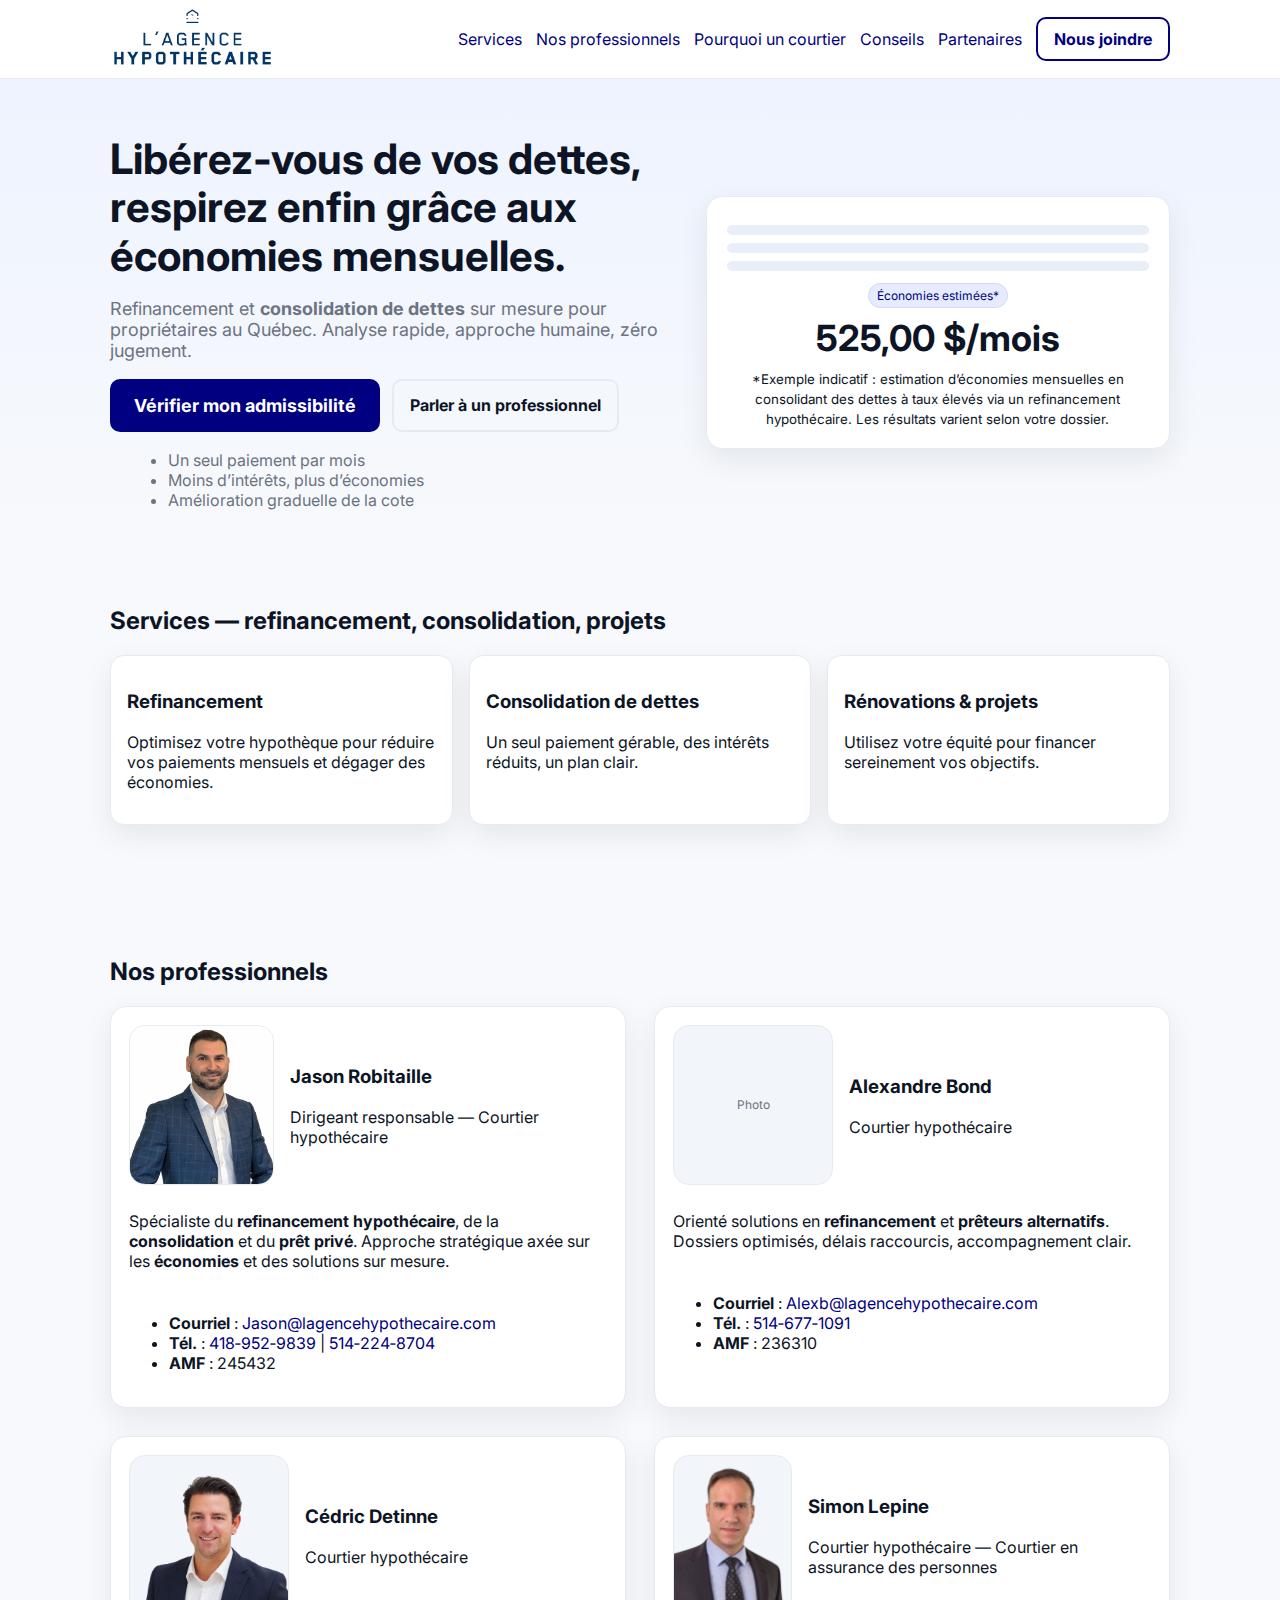
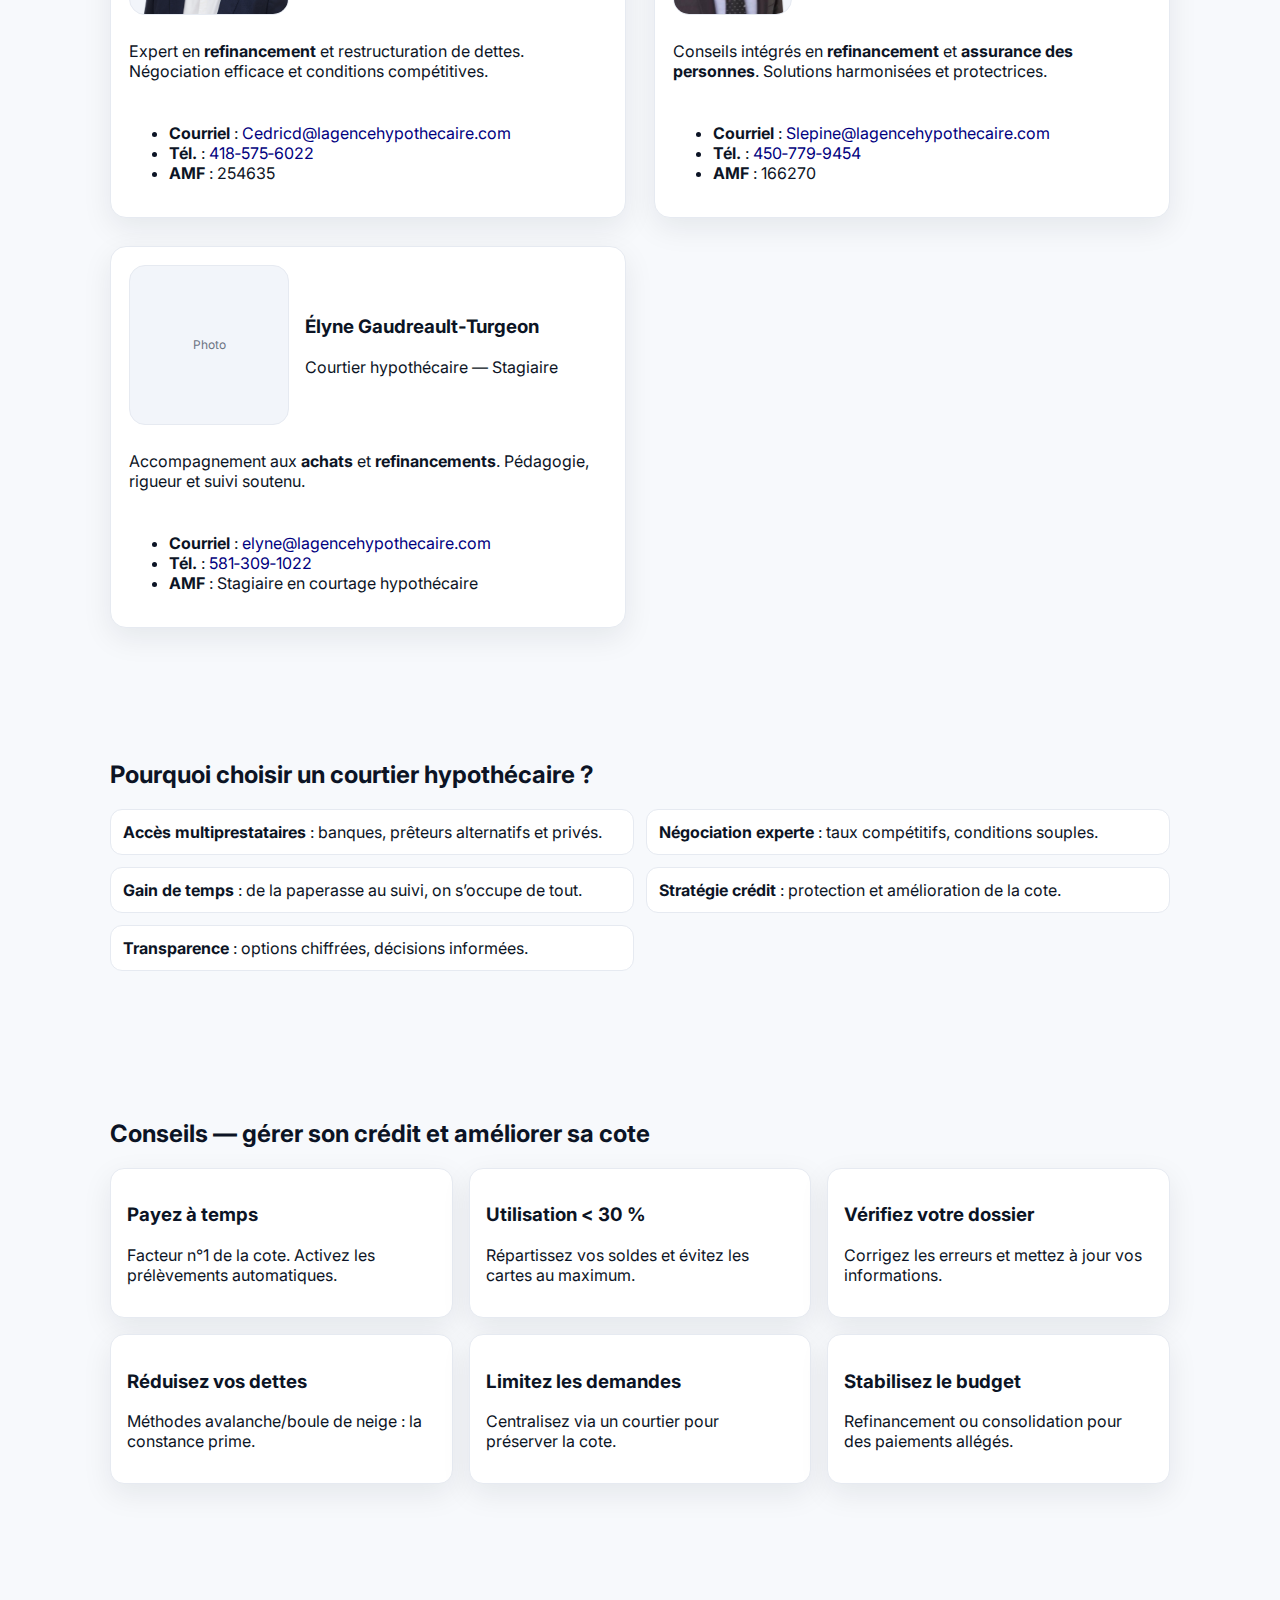
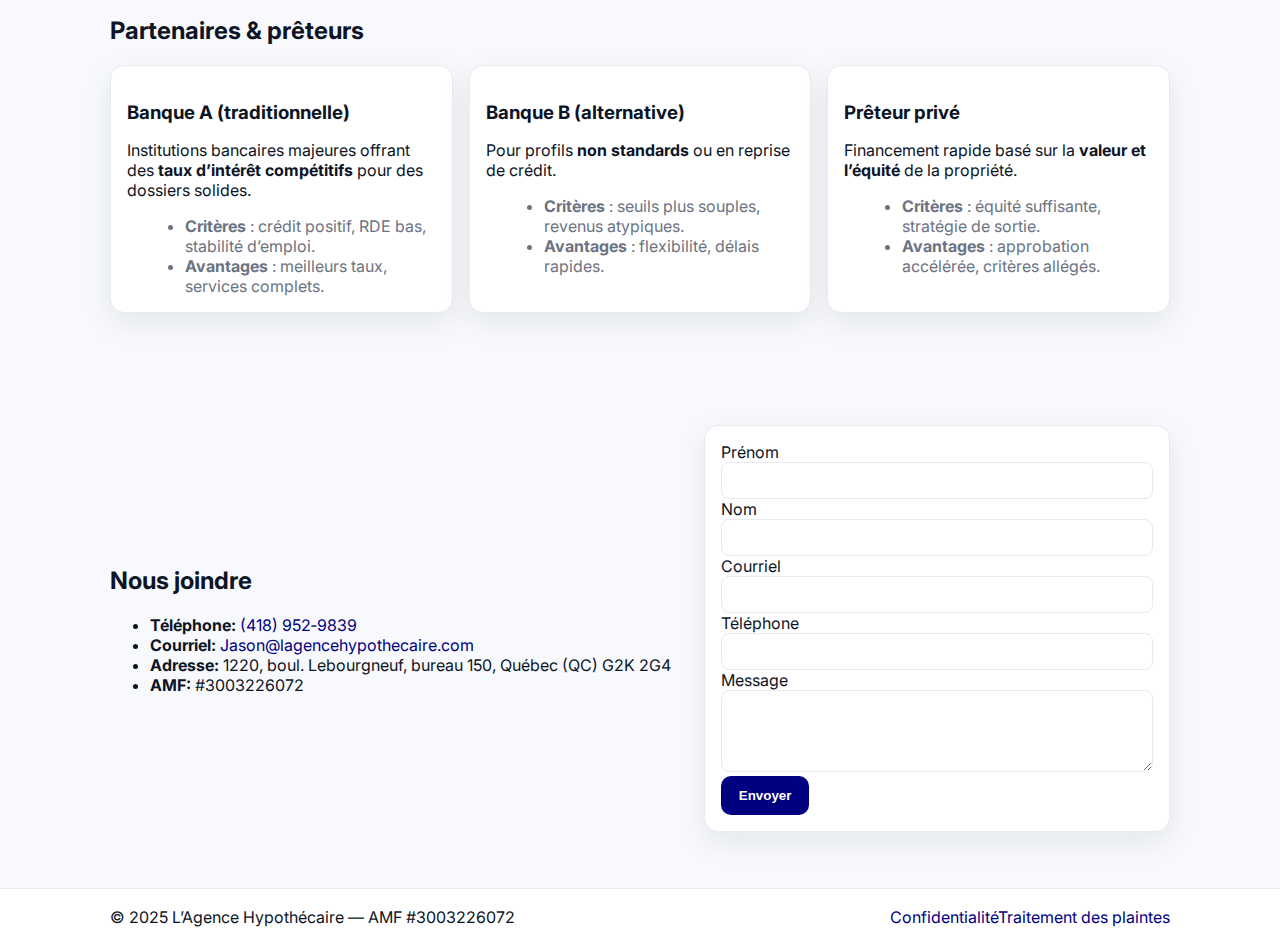
<file: index.html>
<!DOCTYPE html>
<html lang="fr-CA">
<head>
  <meta charset="utf-8">
  <meta name="viewport" content="width=device-width, initial-scale=1">
  <title>Courtier hypothécaire Québec — L’Agence Hypothécaire</title>
  <meta name="description" content="Libérez-vous de vos dettes et optimisez vos mensualités. Courtier hypothécaire au Québec — refinancement, consolidation de dettes, prêteurs alternatifs et privés.">
  <link rel="preconnect" href="https://fonts.googleapis.com">
  <link rel="preconnect" href="https://fonts.gstatic.com" crossorigin>
  <link href="https://fonts.googleapis.com/css2?family=Inter:wght@400;600;700&display=swap" rel="stylesheet">
  <link rel="stylesheet" href="styles.css">
</head>
<body>
  <header class="site-header" role="banner">
    <div class="container header-inner">
      <a class="brand" href="#hero"><img src="assets/logo-header.png" alt="L’Agence Hypothécaire" height="60"></a>
      <button class="menu-toggle" aria-expanded="false" aria-controls="site-nav" aria-label="Ouvrir le menu">☰</button>
      <nav id="site-nav" class="nav" role="navigation">
        <a href="#services">Services</a>
        <a href="#professionnels">Nos professionnels</a>
        <a href="#pourquoi-courtier">Pourquoi un courtier</a>
        <a href="#conseils">Conseils</a>
        <a href="#partenaires">Partenaires</a>
        <a href="#contact" class="btn btn-outline">Nous joindre</a>
      </nav>
    </div>
  </header>

  <section class="hero" id="hero">
    <div class="container hero-inner">
      <div class="hero-copy">
        <h1>Libérez‑vous de vos dettes, respirez enfin grâce aux économies mensuelles.</h1>
        <p>Refinancement et <strong>consolidation de dettes</strong> sur mesure pour propriétaires au Québec. Analyse rapide, approche humaine, zéro jugement.</p>
        <div class="cta-row">
          <a class="btn btn-primary" id="open-quiz" href="#eligibilite">Vérifier mon admissibilité</a>
          <a class="btn btn-ghost" href="#contact">Parler à un professionnel</a>
        </div>
        <ul class="benefits">
          <li>Un seul paiement par mois</li>
          <li>Moins d’intérêts, plus d’économies</li>
          <li>Amélioration graduelle de la cote</li>
        </ul>
      </div>
      <div class="hero-art">
        <div class="hero-card">
          <div class="hero-card-line"></div>
          <div class="hero-card-line"></div>
          <div class="hero-card-line"></div>
          <span class="hero-card-badge">Économies estimées*</span>
          <strong class="hero-saving" id="heroSaving">—</strong>
          <small>*Exemple indicatif : estimation d’économies mensuelles en consolidant des dettes à taux élevés via un refinancement hypothécaire. Les résultats varient selon votre dossier.</small>
        </div>
      </div>
    </div>
  </section>

  <section id="services" class="services">
    <div class="container">
      <h2>Services — refinancement, consolidation, projets</h2>
      <div class="grid-3">
        <div class="card"><h3>Refinancement</h3><p>Optimisez votre hypothèque pour réduire vos paiements mensuels et dégager des économies.</p></div>
        <div class="card"><h3>Consolidation de dettes</h3><p>Un seul paiement gérable, des intérêts réduits, un plan clair.</p></div>
        <div class="card"><h3>Rénovations & projets</h3><p>Utilisez votre équité pour financer sereinement vos objectifs.</p></div>
      </div>
    </div>
  </section>

  <section id="professionnels" class="professionnels">
    <div class="container">
      <h2>Nos professionnels</h2>
      <div class="team-grid">
        <article class="team-card">
          <div class="team-head">
            <div class="team-photo-wrap"><img class="team-photo team-photo--half" src="assets/jason-half.jpg" alt="Jason Robitaille"></div>
            <div><h3>Jason Robitaille</h3><p class="role">Dirigeant responsable — Courtier hypothécaire</p></div>
          </div>
          <p>Spécialiste du <strong>refinancement hypothécaire</strong>, de la <strong>consolidation</strong> et du <strong>prêt privé</strong>. Approche stratégique axée sur les <strong>économies</strong> et des solutions sur mesure.</p>
          <ul class="contact-mini"><li><strong>Courriel</strong> : <a href="mailto:Jason@lagencehypothecaire.com">Jason@lagencehypothecaire.com</a></li><li><strong>Tél.</strong> : <a href="tel:+14189529839">418‑952‑9839</a> | <a href="tel:+15142248704">514‑224‑8704</a></li><li><strong>AMF</strong> : 245432</li></ul>
        </article>
        <article class="team-card">
          <div class="team-head">
            <div class="team-photo-wrap placeholder">Photo</div>
            <div><h3>Alexandre Bond</h3><p class="role">Courtier hypothécaire</p></div>
          </div>
          <p>Orienté solutions en <strong>refinancement</strong> et <strong>prêteurs alternatifs</strong>. Dossiers optimisés, délais raccourcis, accompagnement clair.</p>
          <ul class="contact-mini"><li><strong>Courriel</strong> : <a href="mailto:Alexb@lagencehypothecaire.com">Alexb@lagencehypothecaire.com</a></li><li><strong>Tél.</strong> : <a href="tel:+15146771091">514‑677‑1091</a></li><li><strong>AMF</strong> : 236310</li></ul>
        </article>
        <article class="team-card">
          <div class="team-head">
            <div class="team-photo-wrap"><img class="team-photo team-photo--half" src="assets/cedric-half.png" alt="Cédric Detinne"></div>
            <div><h3>Cédric Detinne</h3><p class="role">Courtier hypothécaire</p></div>
          </div>
          <p>Expert en <strong>refinancement</strong> et restructuration de dettes. Négociation efficace et conditions compétitives.</p>
          <ul class="contact-mini"><li><strong>Courriel</strong> : <a href="mailto:Cedricd@lagencehypothecaire.com">Cedricd@lagencehypothecaire.com</a></li><li><strong>Tél.</strong> : <a href="tel:+14185756022">418‑575‑6022</a></li><li><strong>AMF</strong> : 254635</li></ul>
        </article>
        <article class="team-card">
          <div class="team-head">
            <div class="team-photo-wrap"><img class="team-photo team-photo--half" src="assets/simon-half.png" alt="Simon Lepine"></div>
            <div><h3>Simon Lepine</h3><p class="role">Courtier hypothécaire — Courtier en assurance des personnes</p></div>
          </div>
          <p>Conseils intégrés en <strong>refinancement</strong> et <strong>assurance des personnes</strong>. Solutions harmonisées et protectrices.</p>
          <ul class="contact-mini"><li><strong>Courriel</strong> : <a href="mailto:Slepine@lagencehypothecaire.com">Slepine@lagencehypothecaire.com</a></li><li><strong>Tél.</strong> : <a href="tel:+14507799454">450‑779‑9454</a></li><li><strong>AMF</strong> : 166270</li></ul>
        </article>
        <article class="team-card">
          <div class="team-head">
            <div class="team-photo-wrap placeholder">Photo</div>
            <div><h3>Élyne Gaudreault‑Turgeon</h3><p class="role">Courtier hypothécaire — Stagiaire</p></div>
          </div>
          <p>Accompagnement aux <strong>achats</strong> et <strong>refinancements</strong>. Pédagogie, rigueur et suivi soutenu.</p>
          <ul class="contact-mini"><li><strong>Courriel</strong> : <a href="mailto:elyne@lagencehypothecaire.com">elyne@lagencehypothecaire.com</a></li><li><strong>Tél.</strong> : <a href="tel:+15813091022">581‑309‑1022</a></li><li><strong>AMF</strong> : Stagiaire en courtage hypothécaire</li></ul>
        </article>
      </div>
    </div>
  </section>

  <section id="pourquoi-courtier" class="pourquoi-courtier">
    <div class="container">
      <h2>Pourquoi choisir un courtier hypothécaire ?</h2>
      <ul class="checklist">
        <li><strong>Accès multiprestataires</strong> : banques, prêteurs alternatifs et privés.</li>
        <li><strong>Négociation experte</strong> : taux compétitifs, conditions souples.</li>
        <li><strong>Gain de temps</strong> : de la paperasse au suivi, on s’occupe de tout.</li>
        <li><strong>Stratégie crédit</strong> : protection et amélioration de la cote.</li>
        <li><strong>Transparence</strong> : options chiffrées, décisions informées.</li>
      </ul>
    </div>
  </section>

  <section id="conseils" class="conseils">
    <div class="container">
      <h2>Conseils — gérer son crédit et améliorer sa cote</h2>
      <div class="grid-3">
        <article class="card tip"><h3>Payez à temps</h3><p>Facteur n°1 de la cote. Activez les prélèvements automatiques.</p></article>
        <article class="card tip"><h3>Utilisation &lt; 30 %</h3><p>Répartissez vos soldes et évitez les cartes au maximum.</p></article>
        <article class="card tip"><h3>Vérifiez votre dossier</h3><p>Corrigez les erreurs et mettez à jour vos informations.</p></article>
        <article class="card tip"><h3>Réduisez vos dettes</h3><p>Méthodes avalanche/boule de neige : la constance prime.</p></article>
        <article class="card tip"><h3>Limitez les demandes</h3><p>Centralisez via un courtier pour préserver la cote.</p></article>
        <article class="card tip"><h3>Stabilisez le budget</h3><p>Refinancement ou consolidation pour des paiements allégés.</p></article>
      </div>
    </div>
  </section>

  <section class="trust" id="partenaires">
    <div class="container">
      <h2>Partenaires & prêteurs</h2>
      <div class="partners grid-3">
        <article class="partner card">
          <h3>Banque A (traditionnelle)</h3>
          <p>Institutions bancaires majeures offrant des <strong>taux d’intérêt compétitifs</strong> pour des dossiers solides.</p>
          <ul class="mini">
            <li><strong>Critères</strong> : crédit positif, RDE bas, stabilité d’emploi.</li>
            <li><strong>Avantages</strong> : meilleurs taux, services complets.</li>
          </ul>
        </article>
        <article class="partner card">
          <h3>Banque B (alternative)</h3>
          <p>Pour profils <strong>non standards</strong> ou en reprise de crédit.</p>
          <ul class="mini">
            <li><strong>Critères</strong> : seuils plus souples, revenus atypiques.</li>
            <li><strong>Avantages</strong> : flexibilité, délais rapides.</li>
          </ul>
        </article>
        <article class="partner card">
          <h3>Prêteur privé</h3>
          <p>Financement rapide basé sur la <strong>valeur et l’équité</strong> de la propriété.</p>
          <ul class="mini">
            <li><strong>Critères</strong> : équité suffisante, stratégie de sortie.</li>
            <li><strong>Avantages</strong> : approbation accélérée, critères allégés.</li>
          </ul>
        </article>
      </div>
    </div>
  </section>

  <section id="contact" class="contact">
    <div class="container">
      <div class="split">
        <div>
          <h2>Nous joindre</h2>
          <ul class="contact-list">
            <li><strong>Téléphone:</strong> <a href="tel:+14189529839">(418) 952‑9839</a></li>
            <li><strong>Courriel:</strong> <a href="mailto:Jason@lagencehypothecaire.com">Jason@lagencehypothecaire.com</a></li>
            <li><strong>Adresse:</strong> 1220, boul. Lebourgneuf, bureau 150, Québec (QC) G2K 2G4</li>
            <li><strong>AMF:</strong> #3003226072</li>
          </ul>
        </div>
        <form id="contactForm" class="card form">
          <label>Prénom<br><input type="text" name="firstname" required></label>
          <label>Nom<br><input type="text" name="lastname" required></label>
          <label>Courriel<br><input type="email" name="email" required></label>
          <label>Téléphone<br><input type="tel" name="phone" required></label>
          <label>Message<br><textarea name="message" rows="4"></textarea></label>
          <button class="btn btn-primary" type="submit">Envoyer</button>
          <p id="contactThankyou" class="thankyou" hidden>Merci! Nous vous contacterons rapidement.</p>
        </form>
      </div>
    </div>
  </section>

  <footer class="site-footer">
    <div class="container footer-inner">
      <div>© 2025 L’Agence Hypothécaire — AMF #3003226072</div>
      <nav class="footer-nav"><a href="privacy.html">Confidentialité</a><a href="complaints.html">Traitement des plaintes</a></nav>
    </div>
  </footer>

  <script>window.WEBHOOK_URL="https://example.com/webhook";</script>
  <script src="script.js"></script>
</body>
</html>
</file>
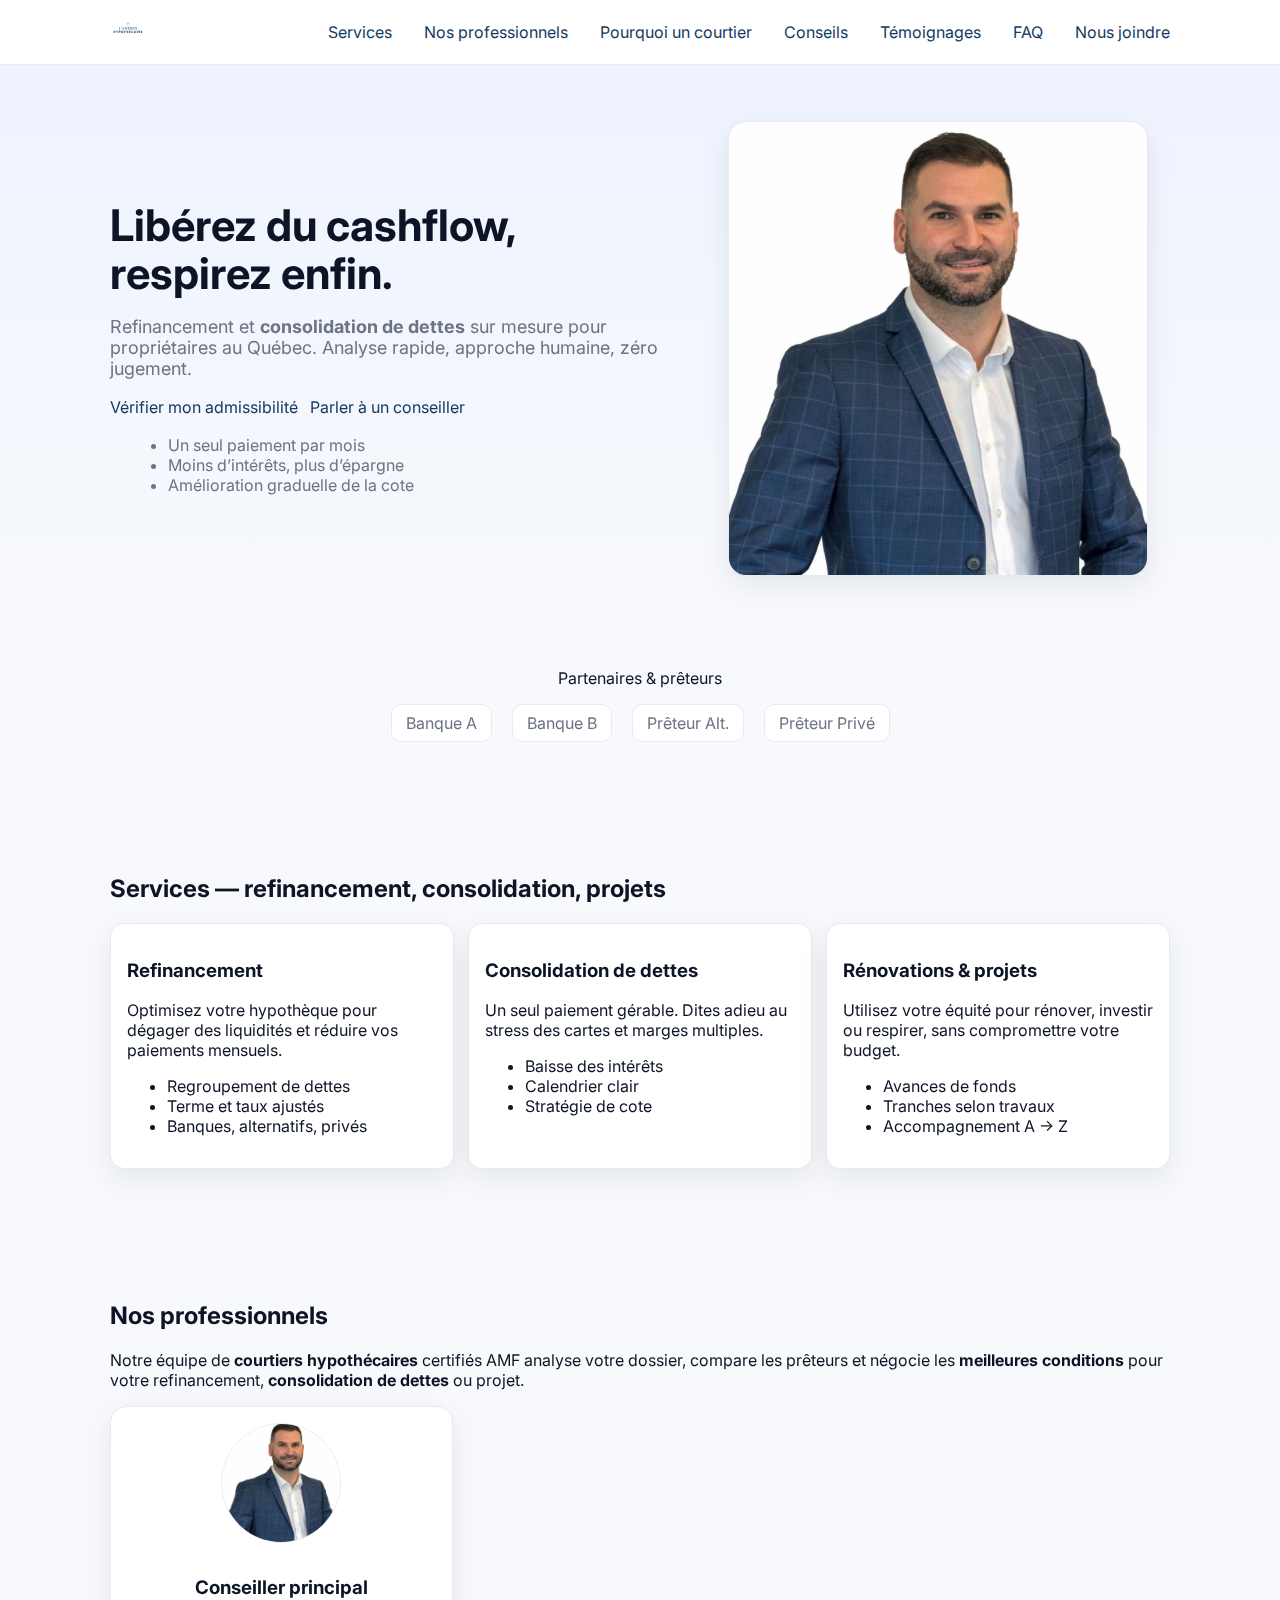
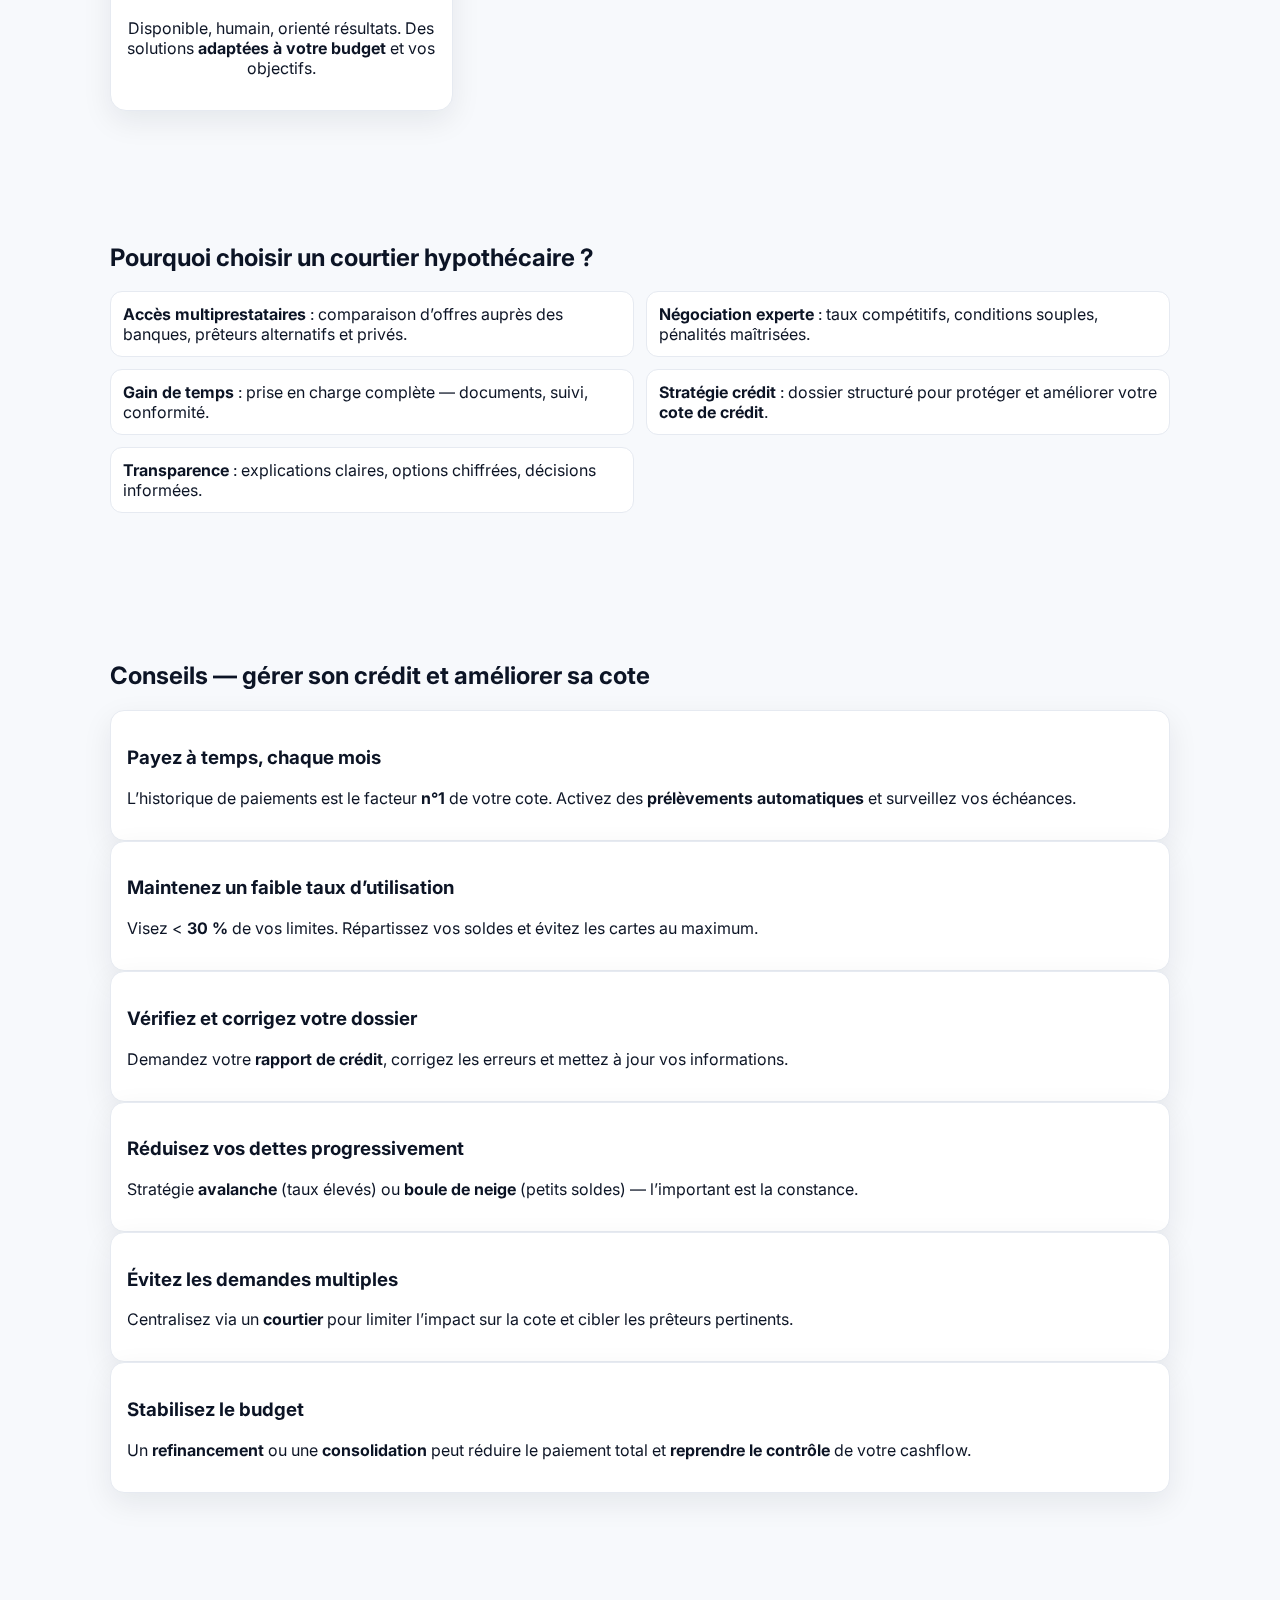
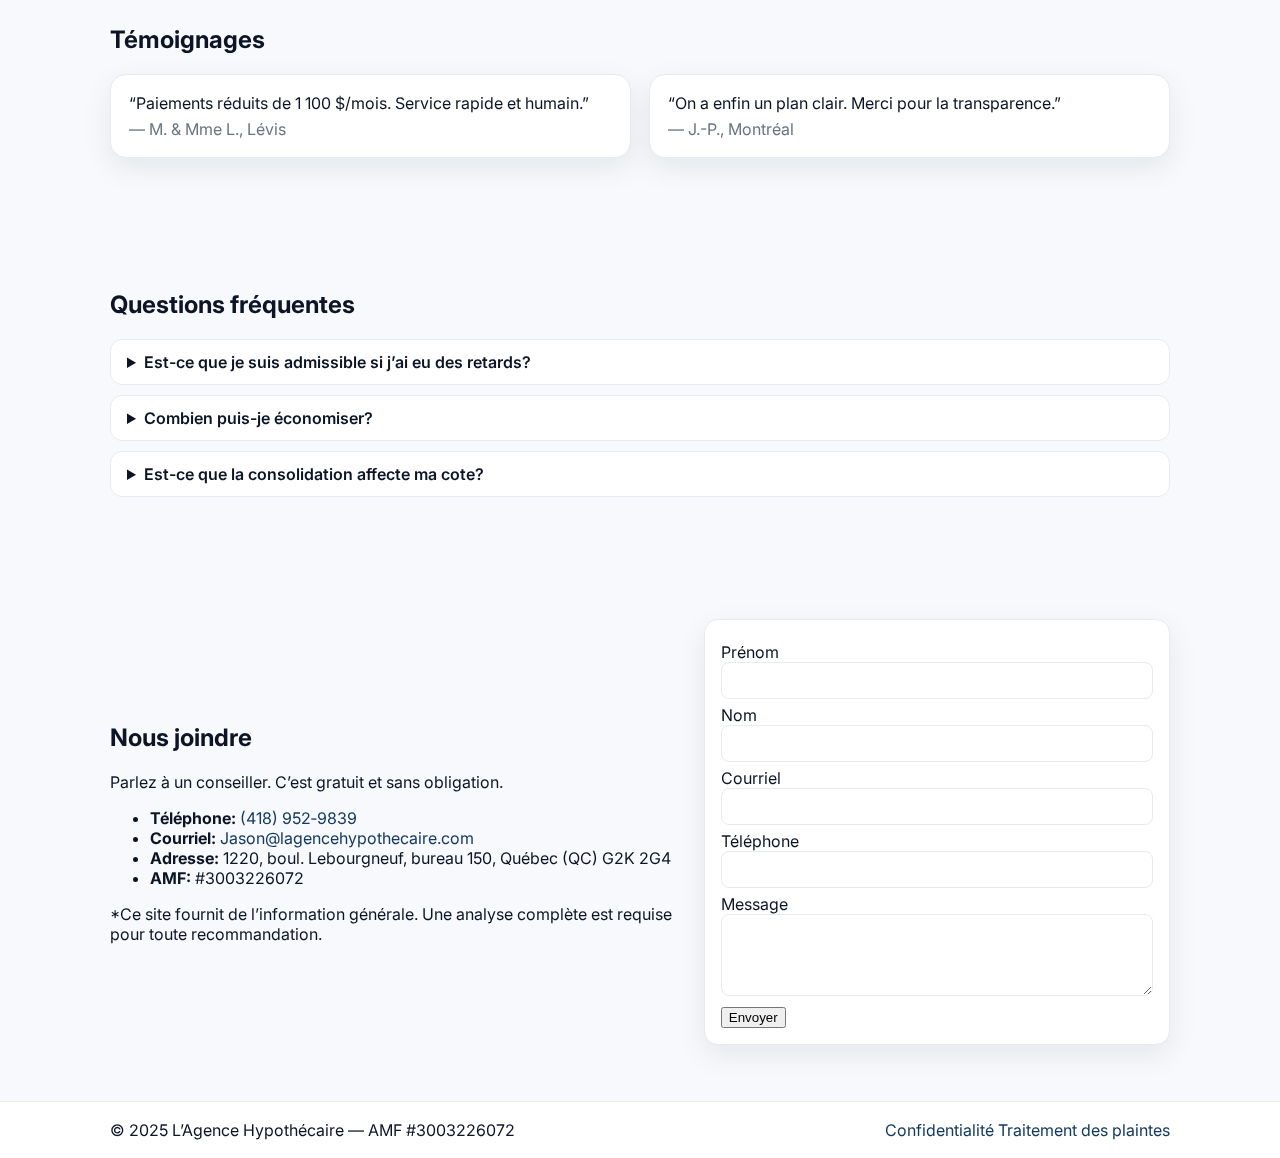
<file: lagence-hypothecaire-v4-uxfix/index.html>
<!DOCTYPE html>
<html lang="fr-CA">
<head>
  <meta charset="utf-8">
  <meta name="viewport" content="width=device-width, initial-scale=1">
  <title>Courtier hypothécaire Québec — L’Agence Hypothécaire</title>
  <meta name="description" content="Courtier hypothécaire au Québec — refinancement, consolidation de dettes, conseils pour améliorer la cote de crédit et optimiser vos paiements. Analyse rapide, approche humaine.">
  <link rel="preconnect" href="https://fonts.googleapis.com">
  <link rel="preconnect" href="https://fonts.gstatic.com" crossorigin>
  <link href="https://fonts.googleapis.com/css2?family=Inter:wght@400;600;700&display=swap" rel="stylesheet">
  <link rel="stylesheet" href="styles.css">
  <script type="application/ld+json">
  {
    "@context": "https://schema.org",
    "@type": "Organization",
    "name": "L’Agence Hypothécaire",
    "url": "https://lagencehypothecaire.com",
    "email": "Jason@lagencehypothecaire.com",
    "telephone": "+1-418-952-9839",
    "address": {
      "@type": "PostalAddress",
      "streetAddress": "1220, boul. Lebourgneuf, bureau 150",
      "addressLocality": "Québec",
      "addressRegion": "QC",
      "postalCode": "G2K 2G4",
      "addressCountry": "CA"
    },
    "sameAs": []
  }
  </script>
  <script type="application/ld+json">
  {
    "@context": "https://schema.org",
    "@type": "FAQPage",
    "mainEntity": [{"@type":"Question","name":"Est-ce que je suis admissible si j’ai eu des retards?","acceptedAnswer":{"@type":"Answer","text":"Souvent oui. Tout dépend de l’équité disponible, de la stabilité des revenus et des solutions possibles."}},
      {"@type":"Question","name":"Combien puis-je économiser?","acceptedAnswer":{"@type":"Answer","text":"Chaque dossier est unique. Obtenez une estimation en 30 secondes grâce à notre mini-quiz, suivie d’une analyse complète."}},
      {"@type":"Question","name":"Est-ce que la consolidation affecte ma cote?","acceptedAnswer":{"@type":"Answer","text":"Une consolidation bien structurée peut réduire l’utilisation du crédit et stabiliser les paiements, ce qui peut aider la cote sur le temps."}}
    ]
  }
  </script>
</head>
<body>
  <header class="site-header" role="banner">
    <div class="container header-inner">
      <a class="brand" href="#hero" aria-label="Retour à l'accueil">
        <img src="assets/logo.jpg" alt="L’Agence Hypothécaire" height="36">
      </a>
      <button class="menu-toggle" aria-expanded="false" aria-controls="site-nav" aria-label="Ouvrir le menu">☰</button>
      <nav id="site-nav" class="nav" role="navigation">
        <a href="#services">Services</a>
        <a href="#professionnels">Nos professionnels</a>
        <a href="#pourquoi-courtier">Pourquoi un courtier</a>
        <a href="#conseils">Conseils</a>
        <a href="#temoignages">Témoignages</a>
        <a href="#faq">FAQ</a>
        <a href="#contact" class="btn btn-outline">Nous joindre</a>
      </nav>
    </div>
  </header>

  <section class="hero" id="hero">
    <div class="container hero-inner">
      <div class="hero-copy">
        <h1>Libérez du cashflow, respirez enfin.</h1>
        <p>Refinancement et <strong>consolidation de dettes</strong> sur mesure pour propriétaires au Québec. Analyse rapide, approche humaine, zéro jugement.</p>
        <div class="cta-row">
          <a class="btn btn-primary" href="#eligibilite" id="open-quiz">Vérifier mon admissibilité</a>
          <a class="btn btn-ghost" href="#contact">Parler à un conseiller</a>
        </div>
        <ul class="benefits">
          <li>Un seul paiement par mois</li>
          <li>Moins d’intérêts, plus d’épargne</li>
          <li>Amélioration graduelle de la cote</li>
        </ul>
      </div>
      <div class="hero-art">
        <img class='hero-photo' src='assets/portrait-head.jpg' alt='Conseiller — L’Agence Hypothécaire'>
      </div>
    </div>
  </section>

  <section class="trust">
    <div class="container trust-inner">
      <p class="trust-eyebrow">Partenaires & prêteurs</p>
      <div class="trust-logos">
        <span class="logo">Banque A</span>
        <span class="logo">Banque B</span>
        <span class="logo">Prêteur Alt.</span>
        <span class="logo">Prêteur Privé</span>
      </div>
    </div>
  </section>

  <section id="services" class="services">
    <div class="container">
      <h2>Services — refinancement, consolidation, projets</h2>
      <div class="grid-3">
        <div class="card">
          <h3>Refinancement</h3>
          <p>Optimisez votre hypothèque pour dégager des liquidités et réduire vos paiements mensuels.</p>
          <ul>
            <li>Regroupement de dettes</li>
            <li>Terme et taux ajustés</li>
            <li>Banques, alternatifs, privés</li>
          </ul>
        </div>
        <div class="card">
          <h3>Consolidation de dettes</h3>
          <p>Un seul paiement gérable. Dites adieu au stress des cartes et marges multiples.</p>
          <ul>
            <li>Baisse des intérêts</li>
            <li>Calendrier clair</li>
            <li>Stratégie de cote</li>
          </ul>
        </div>
        <div class="card">
          <h3>Rénovations & projets</h3>
          <p>Utilisez votre équité pour rénover, investir ou respirer, sans compromettre votre budget.</p>
          <ul>
            <li>Avances de fonds</li>
            <li>Tranches selon travaux</li>
            <li>Accompagnement A → Z</li>
          </ul>
        </div>
      </div>
    </div>
  </section>

  <section id="professionnels" class="professionnels">
    <div class="container">
      <h2>Nos professionnels</h2>
      <p>Notre équipe de <strong>courtiers hypothécaires</strong> certifiés AMF analyse votre dossier, compare les prêteurs et négocie les <strong>meilleures conditions</strong> pour votre refinancement, <strong>consolidation de dettes</strong> ou projet.</p>
      <div class="pro-grid">
        <article class="pro-card">
          <img src='assets/portrait-head.jpg' alt='Courtier hypothécaire — L’Agence Hypothécaire'>
          <h3>Conseiller principal</h3>
          <p>Disponible, humain, orienté résultats. Des solutions <strong>adaptées à votre budget</strong> et vos objectifs.</p>
        </article>
      </div>
    </div>
  </section>

  <section id="pourquoi-courtier" class="pourquoi-courtier">
    <div class="container">
      <h2>Pourquoi choisir un courtier hypothécaire&nbsp;?</h2>
      <ul class="checklist">
        <li><strong>Accès multiprestataires</strong>&nbsp;: comparaison d’offres auprès des banques, prêteurs alternatifs et privés.</li>
        <li><strong>Négociation experte</strong>&nbsp;: taux compétitifs, conditions souples, pénalités maîtrisées.</li>
        <li><strong>Gain de temps</strong>&nbsp;: prise en charge complète — documents, suivi, conformité.</li>
        <li><strong>Stratégie crédit</strong>&nbsp;: dossier structuré pour protéger et améliorer votre <strong>cote de crédit</strong>.</li>
        <li><strong>Transparence</strong>&nbsp;: explications claires, options chiffrées, décisions informées.</li>
      </ul>
    </div>
  </section>

  <section id="conseils" class="conseils">
    <div class="container">
      <h2>Conseils — gérer son crédit et améliorer sa cote</h2>
      <div class="grid-3">
        <article class="card tip">
          <h3>Payez à temps, chaque mois</h3>
          <p>L’historique de paiements est le facteur <strong>n°1</strong> de votre cote. Activez des <strong>prélèvements automatiques</strong> et surveillez vos échéances.</p>
        </article>
        <article class="card tip">
          <h3>Maintenez un faible taux d’utilisation</h3>
          <p>Visez &lt; <strong>30&nbsp;%</strong> de vos limites. Répartissez vos soldes et évitez les cartes au maximum.</p>
        </article>
        <article class="card tip">
          <h3>Vérifiez et corrigez votre dossier</h3>
          <p>Demandez votre <strong>rapport de crédit</strong>, corrigez les erreurs et mettez à jour vos informations.</p>
        </article>
        <article class="card tip">
          <h3>Réduisez vos dettes progressivement</h3>
          <p>Stratégie <strong>avalanche</strong> (taux élevés) ou <strong>boule de neige</strong> (petits soldes) — l’important est la constance.</p>
        </article>
        <article class="card tip">
          <h3>Évitez les demandes multiples</h3>
          <p>Centralisez via un <strong>courtier</strong> pour limiter l’impact sur la cote et cibler les prêteurs pertinents.</p>
        </article>
        <article class="card tip">
          <h3>Stabilisez le budget</h3>
          <p>Un <strong>refinancement</strong> ou une <strong>consolidation</strong> peut réduire le paiement total et <strong>reprendre le contrôle</strong> de votre cashflow.</p>
        </article>
      </div>
    </div>
  </section>

  <section id="temoignages" class="testimonials">
    <div class="container">
      <h2>Témoignages</h2>
      <div class="grid-2">
        <blockquote>
          <p>“Paiements réduits de 1 100 $/mois. Service rapide et humain.”</p>
          <cite>— M. &amp; Mme L., Lévis</cite>
        </blockquote>
        <blockquote>
          <p>“On a enfin un plan clair. Merci pour la transparence.”</p>
          <cite>— J.-P., Montréal</cite>
        </blockquote>
      </div>
    </div>
  </section>

  <section id="faq" class="faq">
    <div class="container">
      <h2>Questions fréquentes</h2>
      <details>
        <summary>Est-ce que je suis admissible si j’ai eu des retards?</summary>
        <p>Souvent oui. Tout dépend de l’équité disponible, de votre stabilité de revenus et des solutions possibles.</p>
      </details>
      <details>
        <summary>Combien puis-je économiser?</summary>
        <p>Chaque dossier est unique. Obtenez une estimation en 30 secondes grâce à notre mini-quiz, suivie d’une analyse complète.</p>
      </details>
      <details>
        <summary>Est-ce que la consolidation affecte ma cote?</summary>
        <p>Une consolidation bien structurée peut réduire l’utilisation du crédit et stabiliser les paiements.</p>
      </details>
    </div>
  </section>

  <section id="contact" class="contact">
    <div class="container">
      <div class="split">
        <div>
          <h2>Nous joindre</h2>
          <p>Parlez à un conseiller. C’est gratuit et sans obligation.</p>
          <ul class="contact-list">
            <li><strong>Téléphone:</strong> <a href="tel:+14189529839">(418) 952‑9839</a></li>
            <li><strong>Courriel:</strong> <a href="mailto:Jason@lagencehypothecaire.com">Jason@lagencehypothecaire.com</a></li>
            <li><strong>Adresse:</strong> 1220, boul. Lebourgneuf, bureau 150, Québec (QC) G2K 2G4</li>
            <li><strong>AMF:</strong> #3003226072</li>
          </ul>
          <p class="small">*Ce site fournit de l’information générale. Une analyse complète est requise pour toute recommandation.</p>
        </div>
        <form id="contactForm" class="card form">
          <label>Prénom<br><input type="text" name="firstname" required></label>
          <label>Nom<br><input type="text" name="lastname" required></label>
          <label>Courriel<br><input type="email" name="email" required></label>
          <label>Téléphone<br><input type="tel" name="phone" required></label>
          <label>Message<br><textarea name="message" rows="4"></textarea></label>
          <button class="btn btn-primary" type="submit">Envoyer</button>
          <p id="contactThankyou" class="thankyou" hidden>Merci! Nous vous contacterons rapidement.</p>
        </form>
      </div>
    </div>
  </section>

  <footer class="site-footer">
    <div class="container footer-inner">
      <div>© 2025 L’Agence Hypothécaire — AMF #3003226072</div>
      <nav class="footer-nav">
        <a href="privacy.html">Confidentialité</a>
        <a href="complaints.html">Traitement des plaintes</a>
      </nav>
    </div>
  </footer>

  <!-- Quiz Modal -->
  <dialog id="quizModal">
    <form method="dialog" class="modal">
      <button class="modal-close" value="close" aria-label="Fermer">×</button>
      <h3>Vérifiez votre admissibilité (30 s)</h3>
      <form id="quizForm">
        <label>Propriétaire depuis 2 ans ou plus ?
          <div class="radio-row">
            <label><input type="radio" name="owner2y" value="Oui" required> Oui</label>
            <label><input type="radio" name="owner2y" value="Non"> Non</label>
          </div>
        </label>
        <label>Source de revenus stable ?
          <div class="radio-row">
            <label><input type="radio" name="income" value="Oui" required> Oui</label>
            <label><input type="radio" name="income" value="Non"> Non</label>
          </div>
        </label>
        <label>Valeur de la propriété (approx.)<br><input type="number" name="value" min="50000" step="1000" placeholder="Ex. 450000" required></label>
        <label>Solde hypothécaire (approx.)<br><input type="number" name="balance" min="0" step="1000" placeholder="Ex. 320000" required></label>
        <label>Dettes à consolider (total)<br><input type="number" name="debts" min="0" step="500" placeholder="Ex. 35000" required></label>
        <label>Courriel<br><input type="email" name="email" required></label>
        <label>Téléphone<br><input type="tel" name="phone" required></label>
        <menu class="dialog-actions">
          <button class="btn btn-ghost" value="cancel">Annuler</button>
          <button class="btn btn-primary" id="quizSubmit" value="default">Voir mon résultat</button>
        </menu>
      </form>
      <div id="quizResult" class="quiz-result" hidden></div>
    </form>
  </dialog>

  <script>window.WEBHOOK_URL = "https://example.com/webhook";</script>
  <script src="script.js"></script>
</body>
</html>
</file>
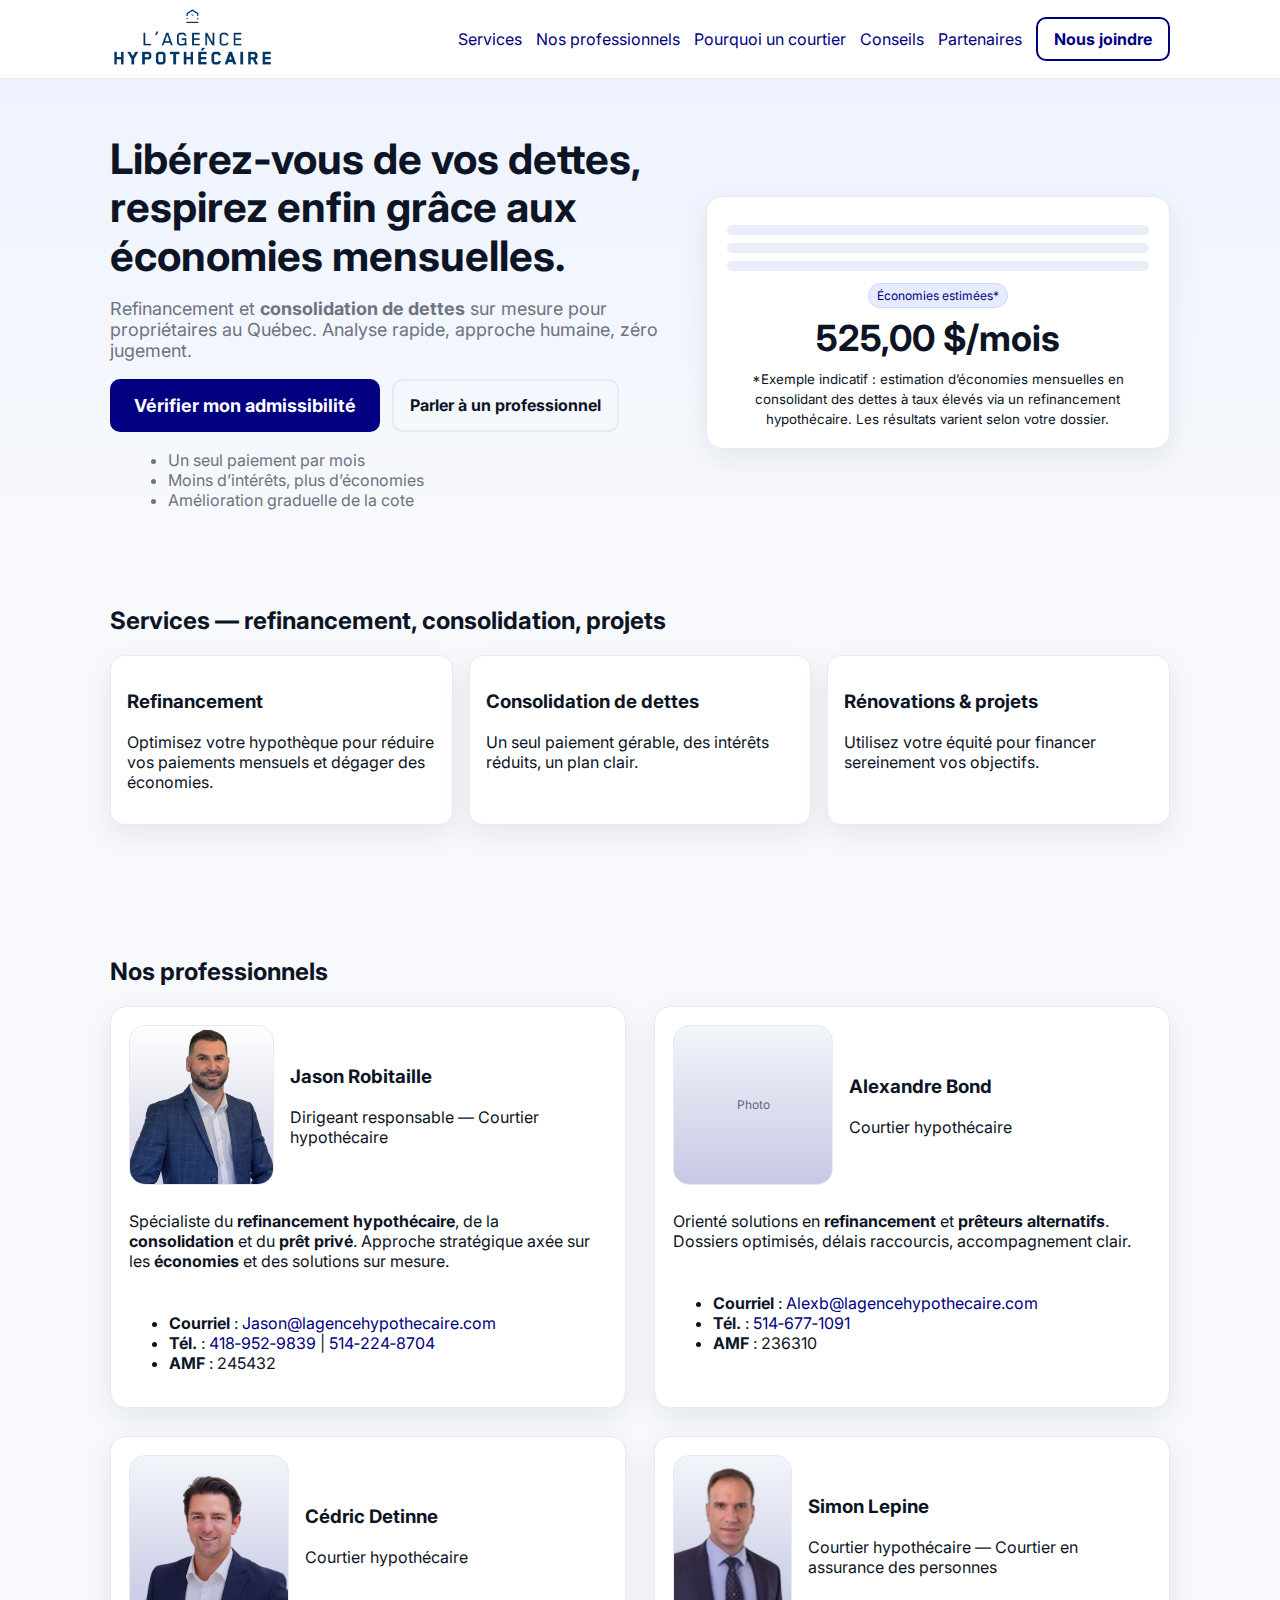
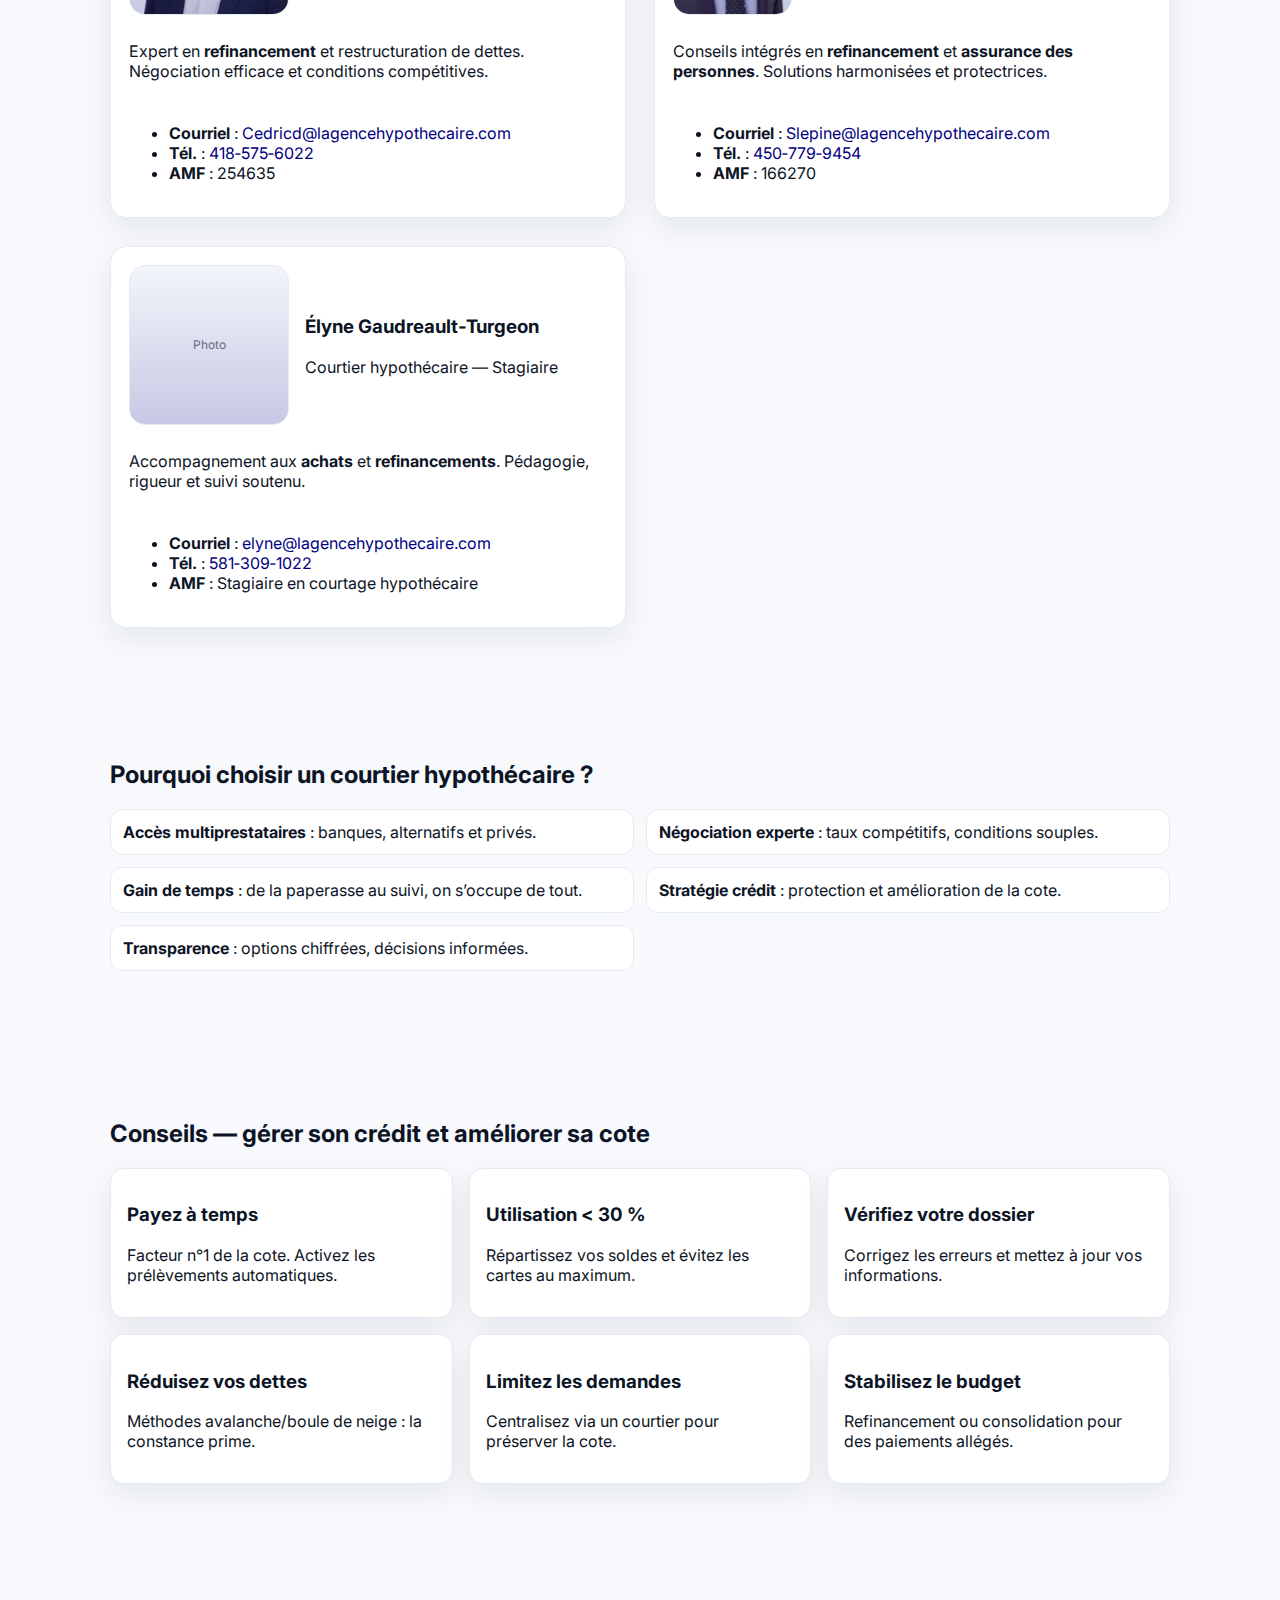
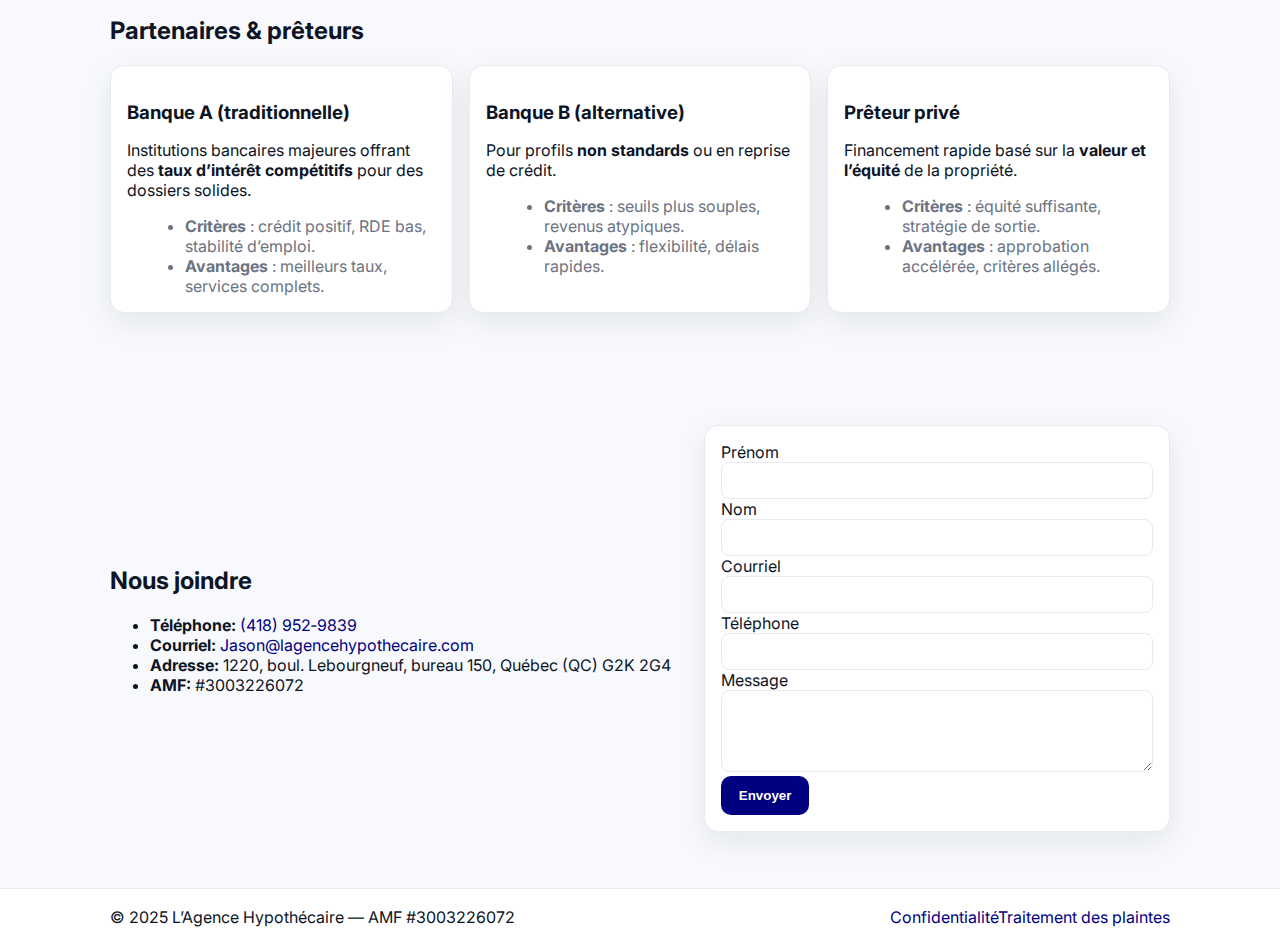
<file: theme-cards/index.html>
<!DOCTYPE html><html lang="fr-CA"><head>
<meta charset="utf-8"><meta name="viewport" content="width=device-width, initial-scale=1">
<title>Courtier hypothécaire Québec — L’Agence Hypothécaire</title>
<meta name="description" content="Libérez-vous de vos dettes et optimisez vos mensualités. Courtier hypothécaire au Québec — refinancement, consolidation de dettes, prêteurs alternatifs et privés.">
<link rel="preconnect" href="https://fonts.googleapis.com"><link rel="preconnect" href="https://fonts.gstatic.com" crossorigin>
<link href="https://fonts.googleapis.com/css2?family=Inter:wght@400;600;700&display=swap" rel="stylesheet">
<link rel="stylesheet" href="styles.css"></head>
<body>
<header class="site-header"><div class="container header-inner">
  <a class="brand" href="#hero"><img src="assets/logo-header.png" alt="L’Agence Hypothécaire" height="60"></a>
  <button class="menu-toggle" aria-expanded="false" aria-controls="site-nav" aria-label="Ouvrir le menu">☰</button>
  <nav id="site-nav" class="nav"><a href="#services">Services</a><a href="#professionnels">Nos professionnels</a><a href="#pourquoi-courtier">Pourquoi un courtier</a><a href="#conseils">Conseils</a><a href="#partenaires">Partenaires</a><a href="#contact" class="btn btn-outline">Nous joindre</a></nav>
</div></header>

<section class="hero" id="hero"><div class="container hero-inner">
  <div class="hero-copy">
    <h1>Libérez‑vous de vos dettes, respirez enfin grâce aux économies mensuelles.</h1>
    <p>Refinancement et <strong>consolidation de dettes</strong> sur mesure pour propriétaires au Québec. Analyse rapide, approche humaine, zéro jugement.</p>
    <div class="cta-row">
      <a class="btn btn-primary" id="open-quiz" href="#eligibilite">Vérifier mon admissibilité</a>
      <a class="btn btn-ghost" href="#contact">Parler à un professionnel</a>
    </div>
    <ul class="benefits"><li>Un seul paiement par mois</li><li>Moins d’intérêts, plus d’économies</li><li>Amélioration graduelle de la cote</li></ul>
  </div>
  <div class="hero-art"><div class="hero-card">
    <div class="hero-card-line"></div><div class="hero-card-line"></div><div class="hero-card-line"></div>
    <span class="hero-card-badge">Économies estimées*</span>
    <strong class="hero-saving" id="heroSaving">—</strong>
    <small>*Exemple indicatif : estimation d’économies mensuelles en consolidant des dettes à taux élevés via un refinancement hypothécaire. Les résultats varient selon votre dossier.</small>
  </div></div>
</div></section>

<section id="services" class="services"><div class="container">
  <h2>Services — refinancement, consolidation, projets</h2>
  <div class="grid-3">
    <div class="card"><h3>Refinancement</h3><p>Optimisez votre hypothèque pour réduire vos paiements mensuels et dégager des économies.</p></div>
    <div class="card"><h3>Consolidation de dettes</h3><p>Un seul paiement gérable, des intérêts réduits, un plan clair.</p></div>
    <div class="card"><h3>Rénovations & projets</h3><p>Utilisez votre équité pour financer sereinement vos objectifs.</p></div>
  </div>
</div></section>

<section id="professionnels" class="professionnels"><div class="container">
  <h2>Nos professionnels</h2>
  <div class="team-grid">
    <article class="team-card"><div class="team-head">
      <div class="team-photo-wrap"><img class="team-photo team-photo--half" src="assets/jason-half.jpg" alt="Jason Robitaille"></div>
      <div><h3>Jason Robitaille</h3><p class="role">Dirigeant responsable — Courtier hypothécaire</p></div>
    </div><p>Spécialiste du <strong>refinancement hypothécaire</strong>, de la <strong>consolidation</strong> et du <strong>prêt privé</strong>. Approche stratégique axée sur les <strong>économies</strong> et des solutions sur mesure.</p>
    <ul class="contact-mini"><li><strong>Courriel</strong> : <a href="mailto:Jason@lagencehypothecaire.com">Jason@lagencehypothecaire.com</a></li><li><strong>Tél.</strong> : <a href="tel:+14189529839">418‑952‑9839</a> | <a href="tel:+15142248704">514‑224‑8704</a></li><li><strong>AMF</strong> : 245432</li></ul></article>

    <article class="team-card"><div class="team-head">
      <div class="team-photo-wrap placeholder">Photo</div>
      <div><h3>Alexandre Bond</h3><p class="role">Courtier hypothécaire</p></div>
    </div><p>Orienté solutions en <strong>refinancement</strong> et <strong>prêteurs alternatifs</strong>. Dossiers optimisés, délais raccourcis, accompagnement clair.</p>
    <ul class="contact-mini"><li><strong>Courriel</strong> : <a href="mailto:Alexb@lagencehypothecaire.com">Alexb@lagencehypothecaire.com</a></li><li><strong>Tél.</strong> : <a href="tel:+15146771091">514‑677‑1091</a></li><li><strong>AMF</strong> : 236310</li></ul></article>

    <article class="team-card"><div class="team-head">
      <div class="team-photo-wrap"><img class="team-photo team-photo--half" src="assets/cedric-half.png" alt="Cédric Detinne"></div>
      <div><h3>Cédric Detinne</h3><p class="role">Courtier hypothécaire</p></div>
    </div><p>Expert en <strong>refinancement</strong> et restructuration de dettes. Négociation efficace et conditions compétitives.</p>
    <ul class="contact-mini"><li><strong>Courriel</strong> : <a href="mailto:Cedricd@lagencehypothecaire.com">Cedricd@lagencehypothecaire.com</a></li><li><strong>Tél.</strong> : <a href="tel:+14185756022">418‑575‑6022</a></li><li><strong>AMF</strong> : 254635</li></ul></article>

    <article class="team-card"><div class="team-head">
      <div class="team-photo-wrap"><img class="team-photo team-photo--half" src="assets/simon-half.png" alt="Simon Lepine"></div>
      <div><h3>Simon Lepine</h3><p class="role">Courtier hypothécaire — Courtier en assurance des personnes</p></div>
    </div><p>Conseils intégrés en <strong>refinancement</strong> et <strong>assurance des personnes</strong>. Solutions harmonisées et protectrices.</p>
    <ul class="contact-mini"><li><strong>Courriel</strong> : <a href="mailto:Slepine@lagencehypothecaire.com">Slepine@lagencehypothecaire.com</a></li><li><strong>Tél.</strong> : <a href="tel:+14507799454">450‑779‑9454</a></li><li><strong>AMF</strong> : 166270</li></ul></article>

    <article class="team-card"><div class="team-head">
      <div class="team-photo-wrap placeholder">Photo</div>
      <div><h3>Élyne Gaudreault‑Turgeon</h3><p class="role">Courtier hypothécaire — Stagiaire</p></div>
    </div><p>Accompagnement aux <strong>achats</strong> et <strong>refinancements</strong>. Pédagogie, rigueur et suivi soutenu.</p>
    <ul class="contact-mini"><li><strong>Courriel</strong> : <a href="mailto:elyne@lagencehypothecaire.com">elyne@lagencehypothecaire.com</a></li><li><strong>Tél.</strong> : <a href="tel:+15813091022">581‑309‑1022</a></li><li><strong>AMF</strong> : Stagiaire en courtage hypothécaire</li></ul></article>
  </div>
</div></section>

<section id="pourquoi-courtier" class="pourquoi-courtier"><div class="container">
  <h2>Pourquoi choisir un courtier hypothécaire ?</h2>
  <ul class="checklist"><li><strong>Accès multiprestataires</strong> : banques, alternatifs et privés.</li><li><strong>Négociation experte</strong> : taux compétitifs, conditions souples.</li><li><strong>Gain de temps</strong> : de la paperasse au suivi, on s’occupe de tout.</li><li><strong>Stratégie crédit</strong> : protection et amélioration de la cote.</li><li><strong>Transparence</strong> : options chiffrées, décisions informées.</li></ul>
</div></section>

<section id="conseils" class="conseils"><div class="container">
  <h2>Conseils — gérer son crédit et améliorer sa cote</h2>
  <div class="grid-3">
    <article class="card tip"><h3>Payez à temps</h3><p>Facteur n°1 de la cote. Activez les prélèvements automatiques.</p></article>
    <article class="card tip"><h3>Utilisation &lt; 30 %</h3><p>Répartissez vos soldes et évitez les cartes au maximum.</p></article>
    <article class="card tip"><h3>Vérifiez votre dossier</h3><p>Corrigez les erreurs et mettez à jour vos informations.</p></article>
    <article class="card tip"><h3>Réduisez vos dettes</h3><p>Méthodes avalanche/boule de neige : la constance prime.</p></article>
    <article class="card tip"><h3>Limitez les demandes</h3><p>Centralisez via un courtier pour préserver la cote.</p></article>
    <article class="card tip"><h3>Stabilisez le budget</h3><p>Refinancement ou consolidation pour des paiements allégés.</p></article>
  </div>
</div></section>

<section class="trust" id="partenaires"><div class="container">
  <h2>Partenaires & prêteurs</h2>
  <div class="partners grid-3">
    <article class="partner card"><h3>Banque A (traditionnelle)</h3><p>Institutions bancaires majeures offrant des <strong>taux d’intérêt compétitifs</strong> pour des dossiers solides.</p><ul class="mini"><li><strong>Critères</strong> : crédit positif, RDE bas, stabilité d’emploi.</li><li><strong>Avantages</strong> : meilleurs taux, services complets.</li></ul></article>
    <article class="partner card"><h3>Banque B (alternative)</h3><p>Pour profils <strong>non standards</strong> ou en reprise de crédit.</p><ul class="mini"><li><strong>Critères</strong> : seuils plus souples, revenus atypiques.</li><li><strong>Avantages</strong> : flexibilité, délais rapides.</li></ul></article>
    <article class="partner card"><h3>Prêteur privé</h3><p>Financement rapide basé sur la <strong>valeur et l’équité</strong> de la propriété.</p><ul class="mini"><li><strong>Critères</strong> : équité suffisante, stratégie de sortie.</li><li><strong>Avantages</strong> : approbation accélérée, critères allégés.</li></ul></article>
  </div>
</div></section>

<section id="contact" class="contact"><div class="container"><div class="split">
  <div><h2>Nous joindre</h2>
    <ul class="contact-list"><li><strong>Téléphone:</strong> <a href="tel:+14189529839">(418) 952‑9839</a></li><li><strong>Courriel:</strong> <a href="mailto:Jason@lagencehypothecaire.com">Jason@lagencehypothecaire.com</a></li><li><strong>Adresse:</strong> 1220, boul. Lebourgneuf, bureau 150, Québec (QC) G2K 2G4</li><li><strong>AMF:</strong> #3003226072</li></ul>
  </div>
  <form id="contactForm" class="card form"><label>Prénom<br><input type="text" name="firstname" required></label><label>Nom<br><input type="text" name="lastname" required></label><label>Courriel<br><input type="email" name="email" required></label><label>Téléphone<br><input type="tel" name="phone" required></label><label>Message<br><textarea name="message" rows="4"></textarea></label><button class="btn btn-primary" type="submit">Envoyer</button><p id="contactThankyou" class="thankyou" hidden>Merci! Nous vous contacterons rapidement.</p></form>
</div></div></section>

<footer class="site-footer"><div class="container footer-inner">
  <div>© 2025 L’Agence Hypothécaire — AMF #3003226072</div>
  <nav class="footer-nav"><a href="privacy.html">Confidentialité</a><a href="complaints.html">Traitement des plaintes</a></nav>
</div></footer>

<script>window.WEBHOOK_URL="https://example.com/webhook";</script>
<script src="script.js"></script>
</body></html>
</file>
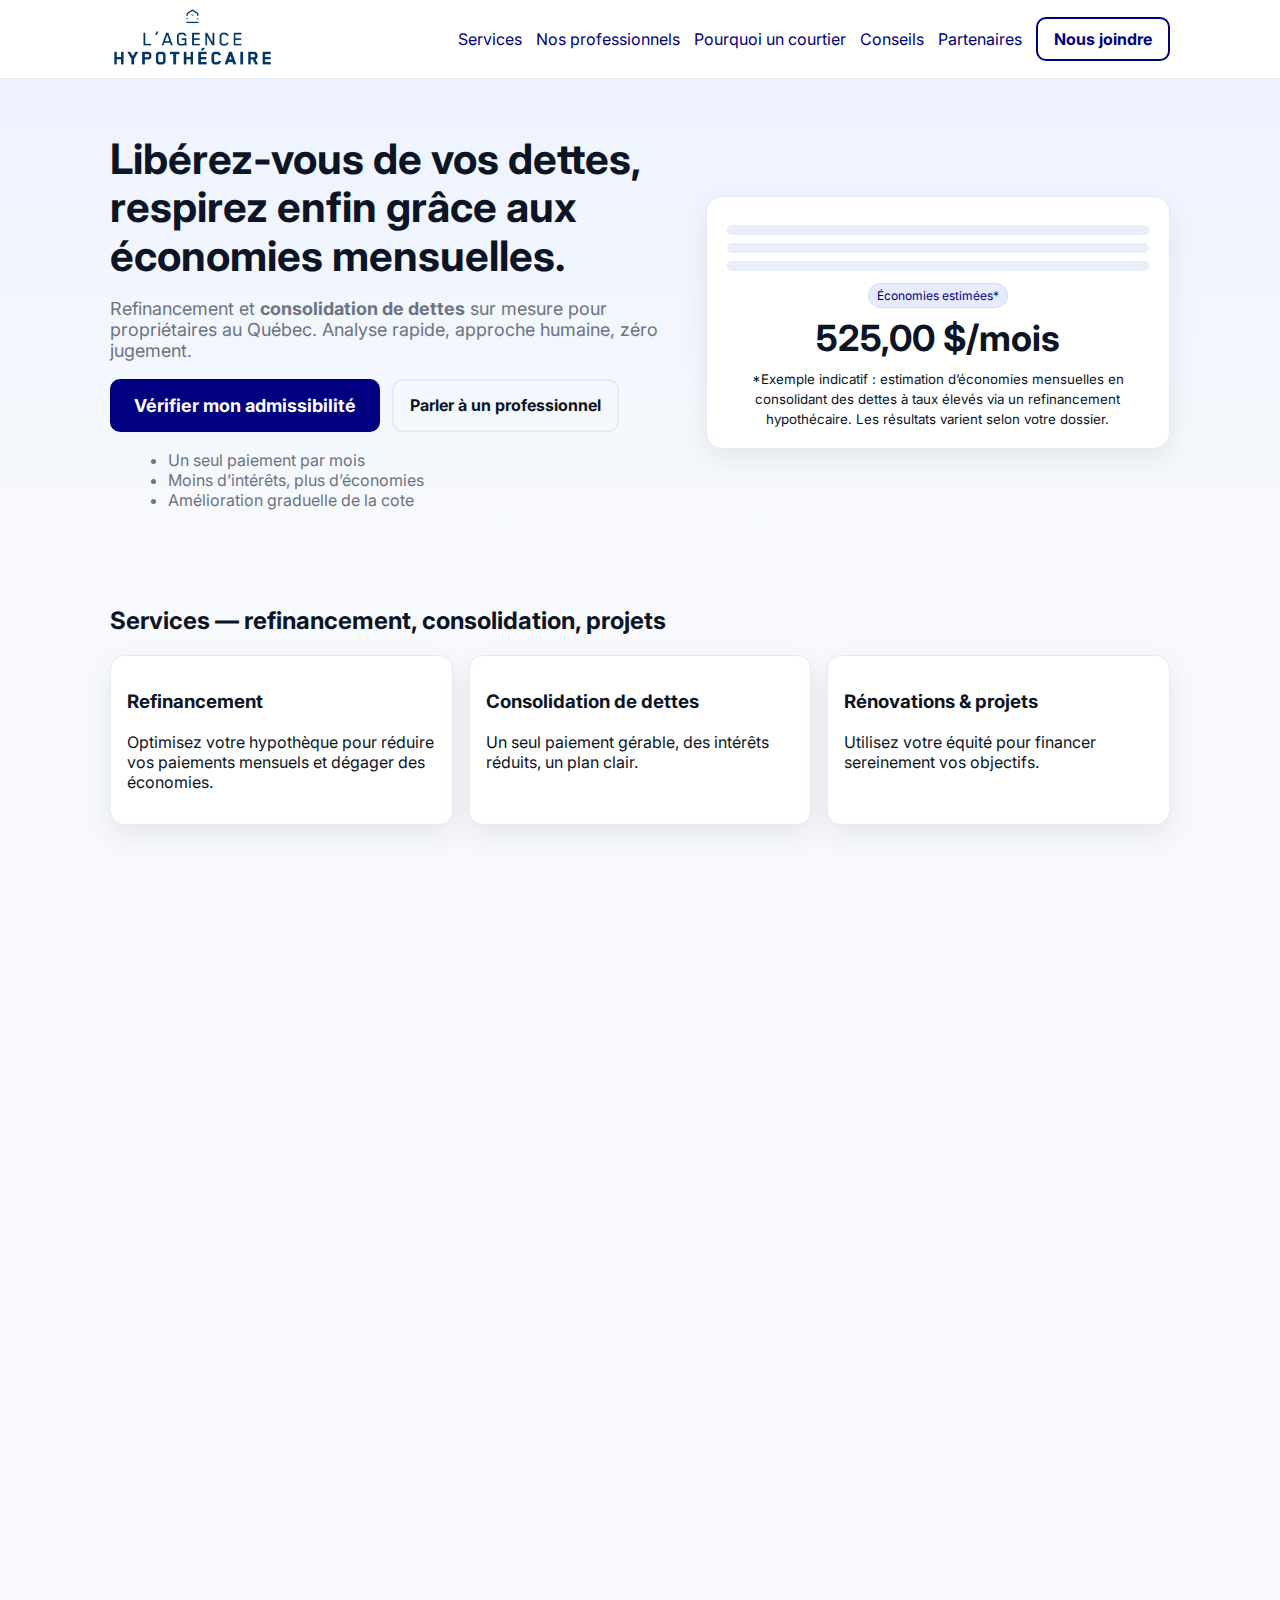
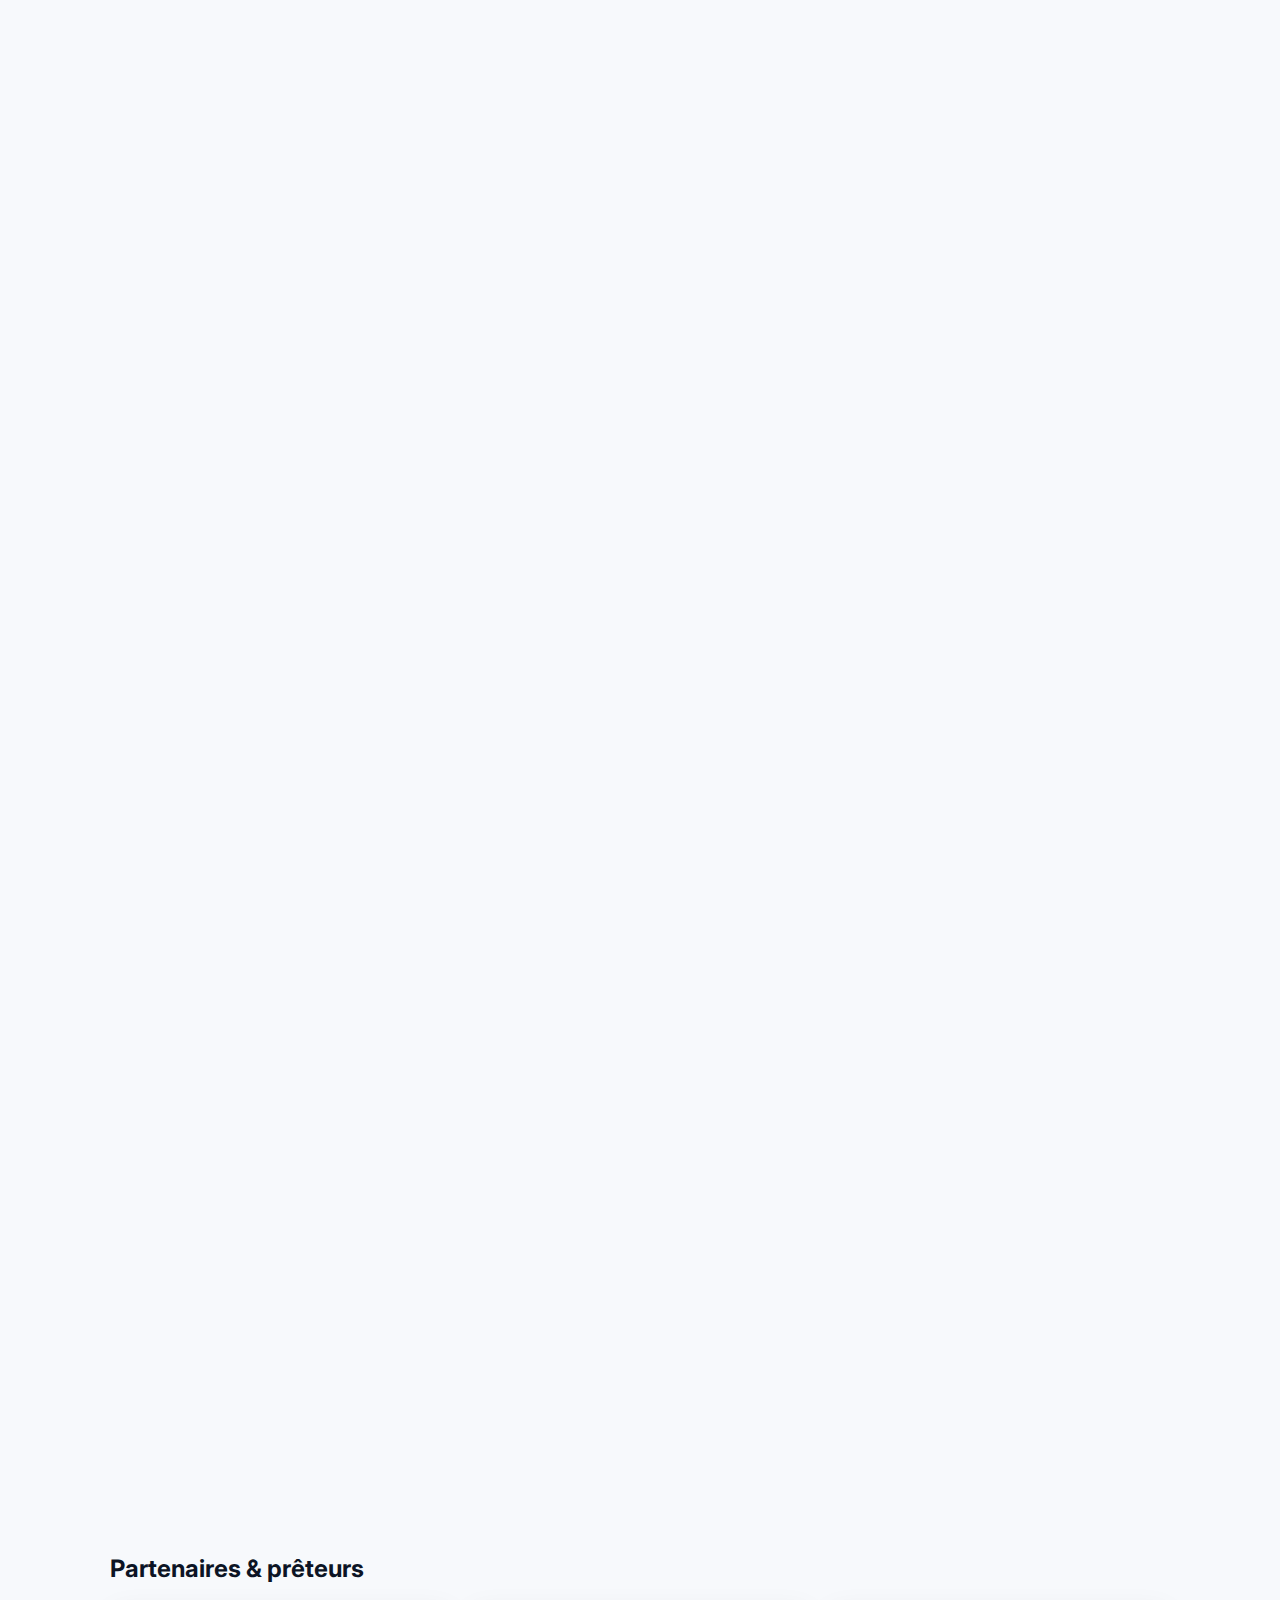
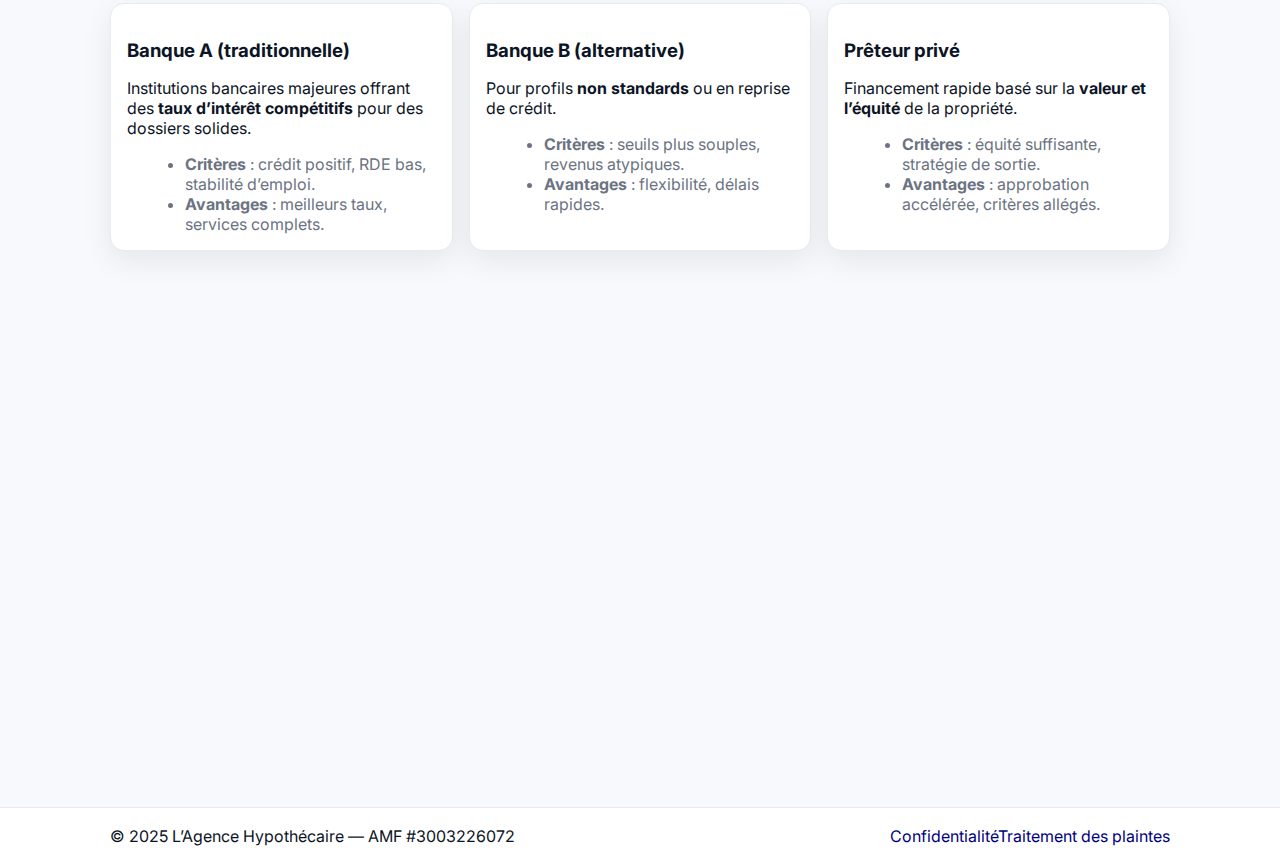
<file: theme-onepage/index.html>
<!DOCTYPE html><html lang="fr-CA"><head>
<meta charset="utf-8"><meta name="viewport" content="width=device-width, initial-scale=1">
<title>Courtier hypothécaire Québec — L’Agence Hypothécaire</title>
<meta name="description" content="Libérez-vous de vos dettes et optimisez vos mensualités. Courtier hypothécaire au Québec — refinancement, consolidation de dettes, prêteurs alternatifs et privés.">
<link rel="preconnect" href="https://fonts.googleapis.com"><link rel="preconnect" href="https://fonts.gstatic.com" crossorigin>
<link href="https://fonts.googleapis.com/css2?family=Inter:wght@400;600;700&display=swap" rel="stylesheet">
<link rel="stylesheet" href="styles.css"></head>
<body>
<header class="site-header"><div class="container header-inner">
  <a class="brand" href="#hero"><img src="assets/logo-header.png" alt="L’Agence Hypothécaire" height="60"></a>
  <button class="menu-toggle" aria-expanded="false" aria-controls="site-nav" aria-label="Ouvrir le menu">☰</button>
  <nav id="site-nav" class="nav"><a href="#services">Services</a><a href="#professionnels">Nos professionnels</a><a href="#pourquoi-courtier">Pourquoi un courtier</a><a href="#conseils">Conseils</a><a href="#partenaires">Partenaires</a><a href="#contact" class="btn btn-outline">Nous joindre</a></nav>
</div></header>

<section class="hero reveal" id="hero"><div class="container hero-inner">
  <div class="hero-copy">
    <h1>Libérez‑vous de vos dettes, respirez enfin grâce aux économies mensuelles.</h1>
    <p>Refinancement et <strong>consolidation de dettes</strong> sur mesure pour propriétaires au Québec. Analyse rapide, approche humaine, zéro jugement.</p>
    <div class="cta-row">
      <a class="btn btn-primary" id="open-quiz" href="#eligibilite">Vérifier mon admissibilité</a>
      <a class="btn btn-ghost" href="#contact">Parler à un professionnel</a>
    </div>
    <ul class="benefits"><li>Un seul paiement par mois</li><li>Moins d’intérêts, plus d’économies</li><li>Amélioration graduelle de la cote</li></ul>
  </div>
  <div class="hero-art"><div class="hero-card">
    <div class="hero-card-line"></div><div class="hero-card-line"></div><div class="hero-card-line"></div>
    <span class="hero-card-badge">Économies estimées*</span>
    <strong class="hero-saving" id="heroSaving">—</strong>
    <small>*Exemple indicatif : estimation d’économies mensuelles en consolidant des dettes à taux élevés via un refinancement hypothécaire. Les résultats varient selon votre dossier.</small>
  </div></div>
</div></section>

<section id="services" class="reveal" class="services"><div class="container">
  <h2>Services — refinancement, consolidation, projets</h2>
  <div class="grid-3">
    <div class="card"><h3>Refinancement</h3><p>Optimisez votre hypothèque pour réduire vos paiements mensuels et dégager des économies.</p></div>
    <div class="card"><h3>Consolidation de dettes</h3><p>Un seul paiement gérable, des intérêts réduits, un plan clair.</p></div>
    <div class="card"><h3>Rénovations & projets</h3><p>Utilisez votre équité pour financer sereinement vos objectifs.</p></div>
  </div>
</div></section>

<section id="professionnels" class="reveal" class="professionnels"><div class="container">
  <h2>Nos professionnels</h2>
  <div class="team-grid">
    <article class="team-card"><div class="team-head">
      <div class="team-photo-wrap"><img class="team-photo team-photo--half" src="assets/jason-half.jpg" alt="Jason Robitaille"></div>
      <div><h3>Jason Robitaille</h3><p class="role">Dirigeant responsable — Courtier hypothécaire</p></div>
    </div><p>Spécialiste du <strong>refinancement hypothécaire</strong>, de la <strong>consolidation</strong> et du <strong>prêt privé</strong>. Approche stratégique axée sur les <strong>économies</strong> et des solutions sur mesure.</p>
    <ul class="contact-mini"><li><strong>Courriel</strong> : <a href="mailto:Jason@lagencehypothecaire.com">Jason@lagencehypothecaire.com</a></li><li><strong>Tél.</strong> : <a href="tel:+14189529839">418‑952‑9839</a> | <a href="tel:+15142248704">514‑224‑8704</a></li><li><strong>AMF</strong> : 245432</li></ul></article>

    <article class="team-card"><div class="team-head">
      <div class="team-photo-wrap placeholder">Photo</div>
      <div><h3>Alexandre Bond</h3><p class="role">Courtier hypothécaire</p></div>
    </div><p>Orienté solutions en <strong>refinancement</strong> et <strong>prêteurs alternatifs</strong>. Dossiers optimisés, délais raccourcis, accompagnement clair.</p>
    <ul class="contact-mini"><li><strong>Courriel</strong> : <a href="mailto:Alexb@lagencehypothecaire.com">Alexb@lagencehypothecaire.com</a></li><li><strong>Tél.</strong> : <a href="tel:+15146771091">514‑677‑1091</a></li><li><strong>AMF</strong> : 236310</li></ul></article>

    <article class="team-card"><div class="team-head">
      <div class="team-photo-wrap"><img class="team-photo team-photo--half" src="assets/cedric-half.png" alt="Cédric Detinne"></div>
      <div><h3>Cédric Detinne</h3><p class="role">Courtier hypothécaire</p></div>
    </div><p>Expert en <strong>refinancement</strong> et restructuration de dettes. Négociation efficace et conditions compétitives.</p>
    <ul class="contact-mini"><li><strong>Courriel</strong> : <a href="mailto:Cedricd@lagencehypothecaire.com">Cedricd@lagencehypothecaire.com</a></li><li><strong>Tél.</strong> : <a href="tel:+14185756022">418‑575‑6022</a></li><li><strong>AMF</strong> : 254635</li></ul></article>

    <article class="team-card"><div class="team-head">
      <div class="team-photo-wrap"><img class="team-photo team-photo--half" src="assets/simon-half.png" alt="Simon Lepine"></div>
      <div><h3>Simon Lepine</h3><p class="role">Courtier hypothécaire — Courtier en assurance des personnes</p></div>
    </div><p>Conseils intégrés en <strong>refinancement</strong> et <strong>assurance des personnes</strong>. Solutions harmonisées et protectrices.</p>
    <ul class="contact-mini"><li><strong>Courriel</strong> : <a href="mailto:Slepine@lagencehypothecaire.com">Slepine@lagencehypothecaire.com</a></li><li><strong>Tél.</strong> : <a href="tel:+14507799454">450‑779‑9454</a></li><li><strong>AMF</strong> : 166270</li></ul></article>

    <article class="team-card"><div class="team-head">
      <div class="team-photo-wrap placeholder">Photo</div>
      <div><h3>Élyne Gaudreault‑Turgeon</h3><p class="role">Courtier hypothécaire — Stagiaire</p></div>
    </div><p>Accompagnement aux <strong>achats</strong> et <strong>refinancements</strong>. Pédagogie, rigueur et suivi soutenu.</p>
    <ul class="contact-mini"><li><strong>Courriel</strong> : <a href="mailto:elyne@lagencehypothecaire.com">elyne@lagencehypothecaire.com</a></li><li><strong>Tél.</strong> : <a href="tel:+15813091022">581‑309‑1022</a></li><li><strong>AMF</strong> : Stagiaire en courtage hypothécaire</li></ul></article>
  </div>
</div></section>

<section id="pourquoi-courtier" class="reveal" class="pourquoi-courtier"><div class="container">
  <h2>Pourquoi choisir un courtier hypothécaire ?</h2>
  <ul class="checklist"><li><strong>Accès multiprestataires</strong> : banques, alternatifs et privés.</li><li><strong>Négociation experte</strong> : taux compétitifs, conditions souples.</li><li><strong>Gain de temps</strong> : de la paperasse au suivi, on s’occupe de tout.</li><li><strong>Stratégie crédit</strong> : protection et amélioration de la cote.</li><li><strong>Transparence</strong> : options chiffrées, décisions informées.</li></ul>
</div></section>

<section id="conseils" class="reveal" class="conseils"><div class="container">
  <h2>Conseils — gérer son crédit et améliorer sa cote</h2>
  <div class="grid-3">
    <article class="card tip"><h3>Payez à temps</h3><p>Facteur n°1 de la cote. Activez les prélèvements automatiques.</p></article>
    <article class="card tip"><h3>Utilisation &lt; 30 %</h3><p>Répartissez vos soldes et évitez les cartes au maximum.</p></article>
    <article class="card tip"><h3>Vérifiez votre dossier</h3><p>Corrigez les erreurs et mettez à jour vos informations.</p></article>
    <article class="card tip"><h3>Réduisez vos dettes</h3><p>Méthodes avalanche/boule de neige : la constance prime.</p></article>
    <article class="card tip"><h3>Limitez les demandes</h3><p>Centralisez via un courtier pour préserver la cote.</p></article>
    <article class="card tip"><h3>Stabilisez le budget</h3><p>Refinancement ou consolidation pour des paiements allégés.</p></article>
  </div>
</div></section>

<section class="trust" id="partenaires"><div class="container">
  <h2>Partenaires & prêteurs</h2>
  <div class="partners grid-3">
    <article class="partner card"><h3>Banque A (traditionnelle)</h3><p>Institutions bancaires majeures offrant des <strong>taux d’intérêt compétitifs</strong> pour des dossiers solides.</p><ul class="mini"><li><strong>Critères</strong> : crédit positif, RDE bas, stabilité d’emploi.</li><li><strong>Avantages</strong> : meilleurs taux, services complets.</li></ul></article>
    <article class="partner card"><h3>Banque B (alternative)</h3><p>Pour profils <strong>non standards</strong> ou en reprise de crédit.</p><ul class="mini"><li><strong>Critères</strong> : seuils plus souples, revenus atypiques.</li><li><strong>Avantages</strong> : flexibilité, délais rapides.</li></ul></article>
    <article class="partner card"><h3>Prêteur privé</h3><p>Financement rapide basé sur la <strong>valeur et l’équité</strong> de la propriété.</p><ul class="mini"><li><strong>Critères</strong> : équité suffisante, stratégie de sortie.</li><li><strong>Avantages</strong> : approbation accélérée, critères allégés.</li></ul></article>
  </div>
</div></section>

<section id="contact" class="reveal" class="contact"><div class="container"><div class="split">
  <div><h2>Nous joindre</h2>
    <ul class="contact-list"><li><strong>Téléphone:</strong> <a href="tel:+14189529839">(418) 952‑9839</a></li><li><strong>Courriel:</strong> <a href="mailto:Jason@lagencehypothecaire.com">Jason@lagencehypothecaire.com</a></li><li><strong>Adresse:</strong> 1220, boul. Lebourgneuf, bureau 150, Québec (QC) G2K 2G4</li><li><strong>AMF:</strong> #3003226072</li></ul>
  </div>
  <form id="contactForm" class="card form"><label>Prénom<br><input type="text" name="firstname" required></label><label>Nom<br><input type="text" name="lastname" required></label><label>Courriel<br><input type="email" name="email" required></label><label>Téléphone<br><input type="tel" name="phone" required></label><label>Message<br><textarea name="message" rows="4"></textarea></label><button class="btn btn-primary" type="submit">Envoyer</button><p id="contactThankyou" class="thankyou" hidden>Merci! Nous vous contacterons rapidement.</p></form>
</div></div></section>

<footer class="site-footer"><div class="container footer-inner">
  <div>© 2025 L’Agence Hypothécaire — AMF #3003226072</div>
  <nav class="footer-nav"><a href="privacy.html">Confidentialité</a><a href="complaints.html">Traitement des plaintes</a></nav>
</div></footer>

<script>window.WEBHOOK_URL="https://example.com/webhook";</script>
<script src="script.js"></script>
</body></html>
</file>
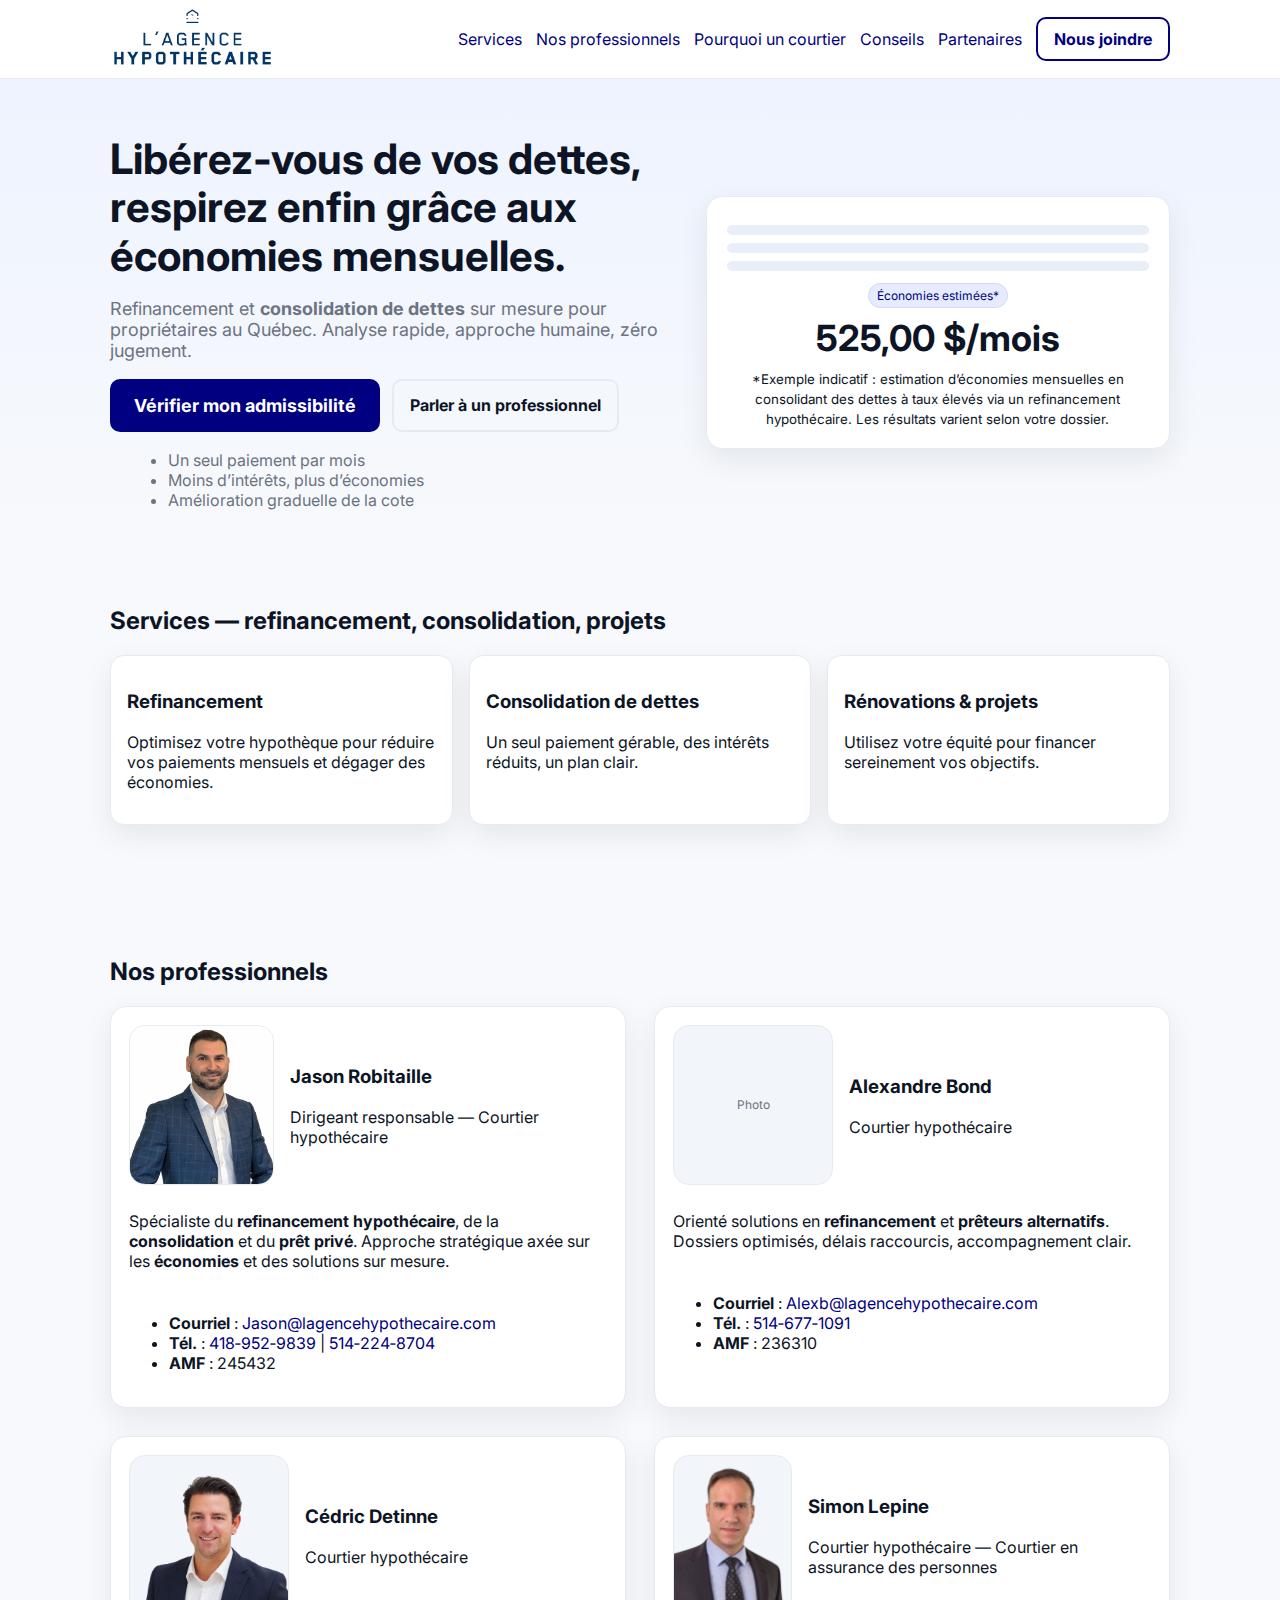
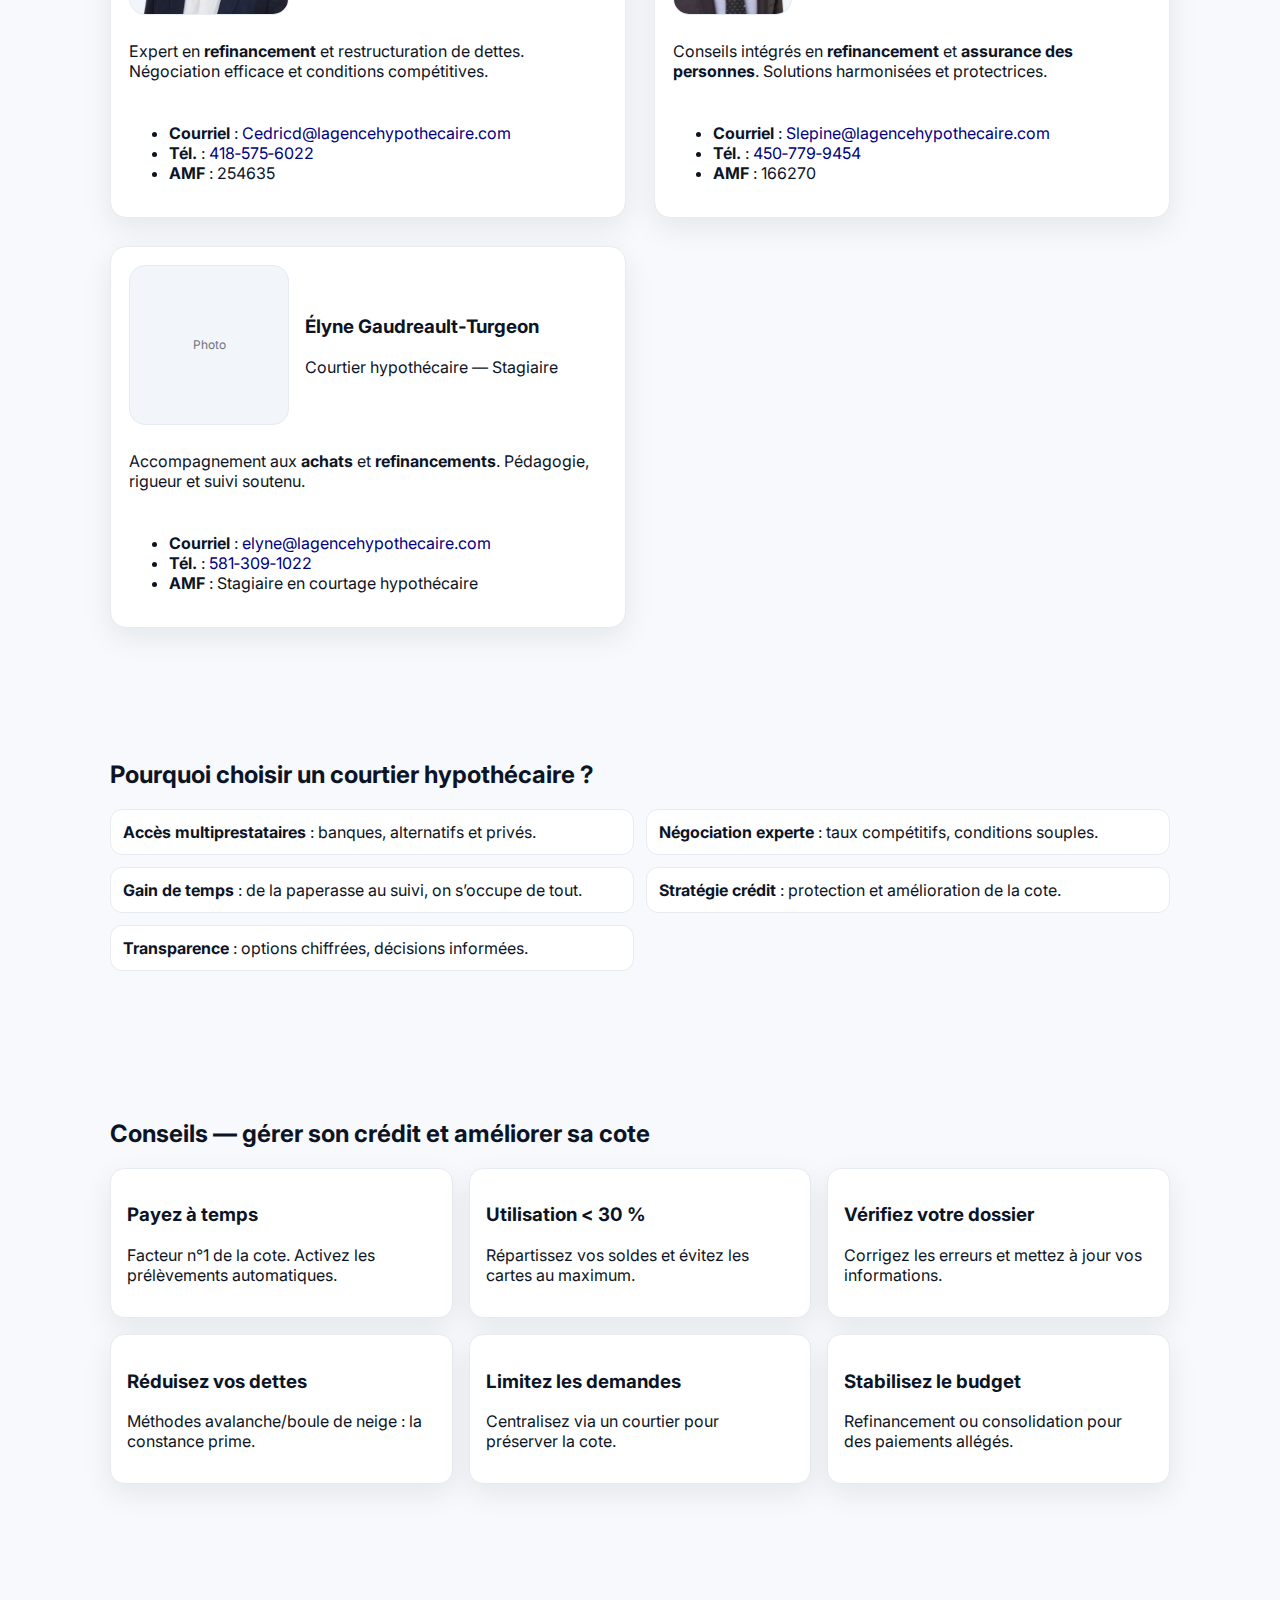
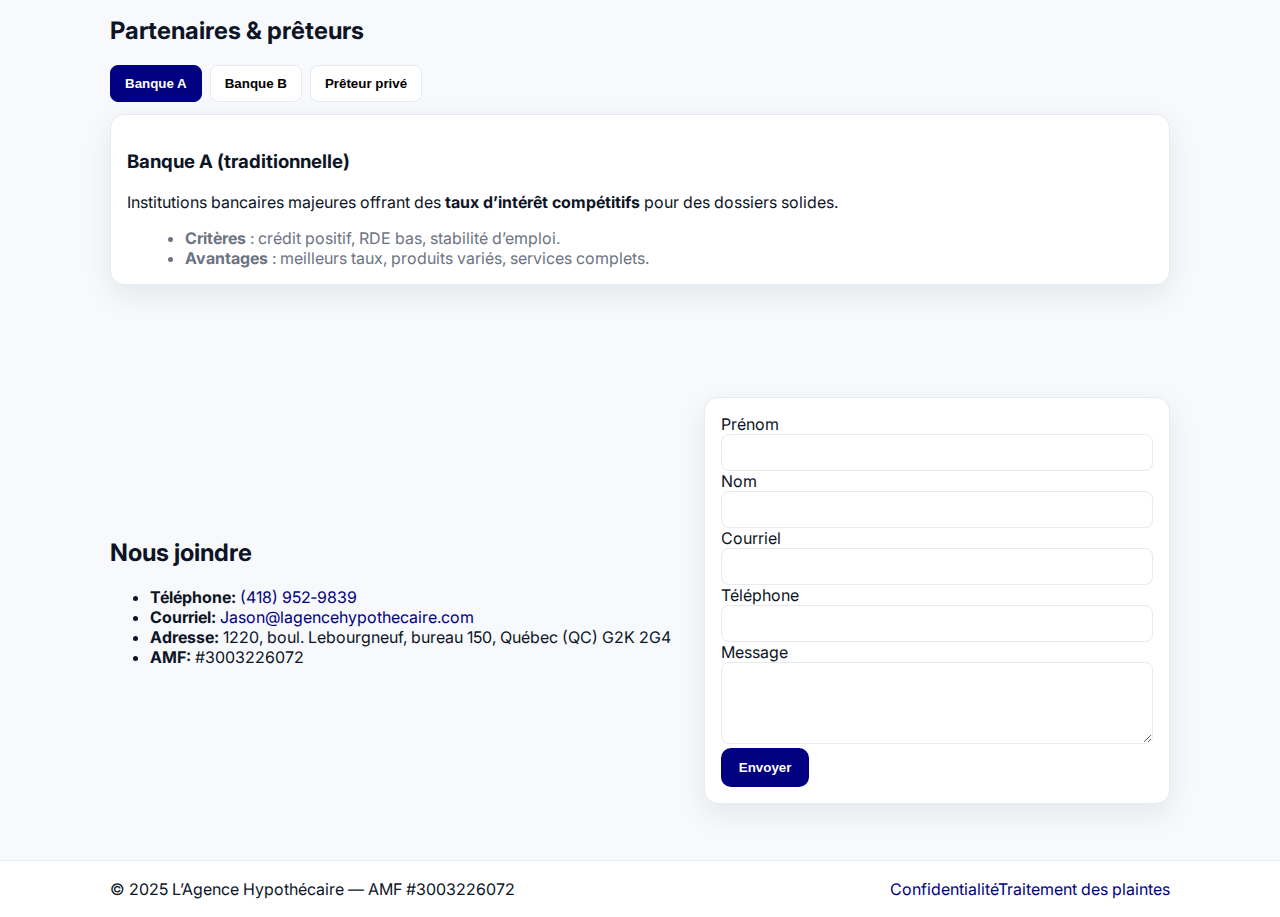
<file: theme-tabs/index.html>
<!DOCTYPE html><html lang="fr-CA"><head>
<meta charset="utf-8"><meta name="viewport" content="width=device-width, initial-scale=1">
<title>Courtier hypothécaire Québec — L’Agence Hypothécaire</title>
<meta name="description" content="Libérez-vous de vos dettes et optimisez vos mensualités. Courtier hypothécaire au Québec — refinancement, consolidation de dettes, prêteurs alternatifs et privés.">
<link rel="preconnect" href="https://fonts.googleapis.com"><link rel="preconnect" href="https://fonts.gstatic.com" crossorigin>
<link href="https://fonts.googleapis.com/css2?family=Inter:wght@400;600;700&display=swap" rel="stylesheet">
<link rel="stylesheet" href="styles.css"></head>
<body>
<header class="site-header"><div class="container header-inner">
  <a class="brand" href="#hero"><img src="assets/logo-header.png" alt="L’Agence Hypothécaire" height="60"></a>
  <button class="menu-toggle" aria-expanded="false" aria-controls="site-nav" aria-label="Ouvrir le menu">☰</button>
  <nav id="site-nav" class="nav"><a href="#services">Services</a><a href="#professionnels">Nos professionnels</a><a href="#pourquoi-courtier">Pourquoi un courtier</a><a href="#conseils">Conseils</a><a href="#partenaires">Partenaires</a><a href="#contact" class="btn btn-outline">Nous joindre</a></nav>
</div></header>

<section class="hero" id="hero"><div class="container hero-inner">
  <div class="hero-copy">
    <h1>Libérez‑vous de vos dettes, respirez enfin grâce aux économies mensuelles.</h1>
    <p>Refinancement et <strong>consolidation de dettes</strong> sur mesure pour propriétaires au Québec. Analyse rapide, approche humaine, zéro jugement.</p>
    <div class="cta-row">
      <a class="btn btn-primary" id="open-quiz" href="#eligibilite">Vérifier mon admissibilité</a>
      <a class="btn btn-ghost" href="#contact">Parler à un professionnel</a>
    </div>
    <ul class="benefits"><li>Un seul paiement par mois</li><li>Moins d’intérêts, plus d’économies</li><li>Amélioration graduelle de la cote</li></ul>
  </div>
  <div class="hero-art"><div class="hero-card">
    <div class="hero-card-line"></div><div class="hero-card-line"></div><div class="hero-card-line"></div>
    <span class="hero-card-badge">Économies estimées*</span>
    <strong class="hero-saving" id="heroSaving">—</strong>
    <small>*Exemple indicatif : estimation d’économies mensuelles en consolidant des dettes à taux élevés via un refinancement hypothécaire. Les résultats varient selon votre dossier.</small>
  </div></div>
</div></section>

<section id="services" class="services"><div class="container">
  <h2>Services — refinancement, consolidation, projets</h2>
  <div class="grid-3">
    <div class="card"><h3>Refinancement</h3><p>Optimisez votre hypothèque pour réduire vos paiements mensuels et dégager des économies.</p></div>
    <div class="card"><h3>Consolidation de dettes</h3><p>Un seul paiement gérable, des intérêts réduits, un plan clair.</p></div>
    <div class="card"><h3>Rénovations & projets</h3><p>Utilisez votre équité pour financer sereinement vos objectifs.</p></div>
  </div>
</div></section>

<section id="professionnels" class="professionnels"><div class="container">
  <h2>Nos professionnels</h2>
  <div class="team-grid">
    <article class="team-card"><div class="team-head">
      <div class="team-photo-wrap"><img class="team-photo team-photo--half" src="assets/jason-half.jpg" alt="Jason Robitaille"></div>
      <div><h3>Jason Robitaille</h3><p class="role">Dirigeant responsable — Courtier hypothécaire</p></div>
    </div><p>Spécialiste du <strong>refinancement hypothécaire</strong>, de la <strong>consolidation</strong> et du <strong>prêt privé</strong>. Approche stratégique axée sur les <strong>économies</strong> et des solutions sur mesure.</p>
    <ul class="contact-mini"><li><strong>Courriel</strong> : <a href="mailto:Jason@lagencehypothecaire.com">Jason@lagencehypothecaire.com</a></li><li><strong>Tél.</strong> : <a href="tel:+14189529839">418‑952‑9839</a> | <a href="tel:+15142248704">514‑224‑8704</a></li><li><strong>AMF</strong> : 245432</li></ul></article>

    <article class="team-card"><div class="team-head">
      <div class="team-photo-wrap placeholder">Photo</div>
      <div><h3>Alexandre Bond</h3><p class="role">Courtier hypothécaire</p></div>
    </div><p>Orienté solutions en <strong>refinancement</strong> et <strong>prêteurs alternatifs</strong>. Dossiers optimisés, délais raccourcis, accompagnement clair.</p>
    <ul class="contact-mini"><li><strong>Courriel</strong> : <a href="mailto:Alexb@lagencehypothecaire.com">Alexb@lagencehypothecaire.com</a></li><li><strong>Tél.</strong> : <a href="tel:+15146771091">514‑677‑1091</a></li><li><strong>AMF</strong> : 236310</li></ul></article>

    <article class="team-card"><div class="team-head">
      <div class="team-photo-wrap"><img class="team-photo team-photo--half" src="assets/cedric-half.png" alt="Cédric Detinne"></div>
      <div><h3>Cédric Detinne</h3><p class="role">Courtier hypothécaire</p></div>
    </div><p>Expert en <strong>refinancement</strong> et restructuration de dettes. Négociation efficace et conditions compétitives.</p>
    <ul class="contact-mini"><li><strong>Courriel</strong> : <a href="mailto:Cedricd@lagencehypothecaire.com">Cedricd@lagencehypothecaire.com</a></li><li><strong>Tél.</strong> : <a href="tel:+14185756022">418‑575‑6022</a></li><li><strong>AMF</strong> : 254635</li></ul></article>

    <article class="team-card"><div class="team-head">
      <div class="team-photo-wrap"><img class="team-photo team-photo--half" src="assets/simon-half.png" alt="Simon Lepine"></div>
      <div><h3>Simon Lepine</h3><p class="role">Courtier hypothécaire — Courtier en assurance des personnes</p></div>
    </div><p>Conseils intégrés en <strong>refinancement</strong> et <strong>assurance des personnes</strong>. Solutions harmonisées et protectrices.</p>
    <ul class="contact-mini"><li><strong>Courriel</strong> : <a href="mailto:Slepine@lagencehypothecaire.com">Slepine@lagencehypothecaire.com</a></li><li><strong>Tél.</strong> : <a href="tel:+14507799454">450‑779‑9454</a></li><li><strong>AMF</strong> : 166270</li></ul></article>

    <article class="team-card"><div class="team-head">
      <div class="team-photo-wrap placeholder">Photo</div>
      <div><h3>Élyne Gaudreault‑Turgeon</h3><p class="role">Courtier hypothécaire — Stagiaire</p></div>
    </div><p>Accompagnement aux <strong>achats</strong> et <strong>refinancements</strong>. Pédagogie, rigueur et suivi soutenu.</p>
    <ul class="contact-mini"><li><strong>Courriel</strong> : <a href="mailto:elyne@lagencehypothecaire.com">elyne@lagencehypothecaire.com</a></li><li><strong>Tél.</strong> : <a href="tel:+15813091022">581‑309‑1022</a></li><li><strong>AMF</strong> : Stagiaire en courtage hypothécaire</li></ul></article>
  </div>
</div></section>

<section id="pourquoi-courtier" class="pourquoi-courtier"><div class="container">
  <h2>Pourquoi choisir un courtier hypothécaire ?</h2>
  <ul class="checklist"><li><strong>Accès multiprestataires</strong> : banques, alternatifs et privés.</li><li><strong>Négociation experte</strong> : taux compétitifs, conditions souples.</li><li><strong>Gain de temps</strong> : de la paperasse au suivi, on s’occupe de tout.</li><li><strong>Stratégie crédit</strong> : protection et amélioration de la cote.</li><li><strong>Transparence</strong> : options chiffrées, décisions informées.</li></ul>
</div></section>

<section id="conseils" class="conseils"><div class="container">
  <h2>Conseils — gérer son crédit et améliorer sa cote</h2>
  <div class="grid-3">
    <article class="card tip"><h3>Payez à temps</h3><p>Facteur n°1 de la cote. Activez les prélèvements automatiques.</p></article>
    <article class="card tip"><h3>Utilisation &lt; 30 %</h3><p>Répartissez vos soldes et évitez les cartes au maximum.</p></article>
    <article class="card tip"><h3>Vérifiez votre dossier</h3><p>Corrigez les erreurs et mettez à jour vos informations.</p></article>
    <article class="card tip"><h3>Réduisez vos dettes</h3><p>Méthodes avalanche/boule de neige : la constance prime.</p></article>
    <article class="card tip"><h3>Limitez les demandes</h3><p>Centralisez via un courtier pour préserver la cote.</p></article>
    <article class="card tip"><h3>Stabilisez le budget</h3><p>Refinancement ou consolidation pour des paiements allégés.</p></article>
  </div>
</div></section>


  <section class="trust" id="partenaires">
    <div class="container">
      <h2>Partenaires & prêteurs</h2>
      <div class="tabs">
        <div class="tablist" role="tablist" aria-label="Partenaires">
          <button class="tab is-active" role="tab" aria-selected="true" aria-controls="tab-a" id="btn-a">Banque A</button>
          <button class="tab" role="tab" aria-selected="false" aria-controls="tab-b" id="btn-b">Banque B</button>
          <button class="tab" role="tab" aria-selected="false" aria-controls="tab-c" id="btn-c">Prêteur privé</button>
        </div>
        <div id="tab-a" class="tabpanel is-active" role="tabpanel" aria-labelledby="btn-a">
          <article class="card"><h3>Banque A (traditionnelle)</h3><p>Institutions bancaires majeures offrant des <strong>taux d’intérêt compétitifs</strong> pour des dossiers solides.</p><ul class="mini"><li><strong>Critères</strong> : crédit positif, RDE bas, stabilité d’emploi.</li><li><strong>Avantages</strong> : meilleurs taux, produits variés, services complets.</li></ul></article>
        </div>
        <div id="tab-b" class="tabpanel" role="tabpanel" aria-labelledby="btn-b" hidden>
          <article class="card"><h3>Banque B (alternative)</h3><p>Prêteurs alternatifs pour profils <strong>non standards</strong> : revenus atypiques, nouveaux emplois, crédit en reprise.</p><ul class="mini"><li><strong>Critères</strong> : seuils de crédit plus souples, analyse axée sur la capacité réelle de payer.</li><li><strong>Avantages</strong> : <strong>flexibilité</strong>, délais plus rapides, solutions transitoires.</li></ul></article>
        </div>
        <div id="tab-c" class="tabpanel" role="tabpanel" aria-labelledby="btn-c" hidden>
          <article class="card"><h3>Prêteur privé</h3><p>Financement rapide basé surtout sur la <strong>valeur et l’équité</strong> de la propriété.</p><ul class="mini"><li><strong>Critères</strong> : équité suffisante, stratégie de sortie.</li><li><strong>Avantages</strong> : approbation accélérée, critères allégés, forte <strong>souplesse</strong>.</li></ul></article>
        </div>
      </div>
    </div>
  </section>


<section id="contact" class="contact"><div class="container"><div class="split">
  <div><h2>Nous joindre</h2>
    <ul class="contact-list"><li><strong>Téléphone:</strong> <a href="tel:+14189529839">(418) 952‑9839</a></li><li><strong>Courriel:</strong> <a href="mailto:Jason@lagencehypothecaire.com">Jason@lagencehypothecaire.com</a></li><li><strong>Adresse:</strong> 1220, boul. Lebourgneuf, bureau 150, Québec (QC) G2K 2G4</li><li><strong>AMF:</strong> #3003226072</li></ul>
  </div>
  <form id="contactForm" class="card form"><label>Prénom<br><input type="text" name="firstname" required></label><label>Nom<br><input type="text" name="lastname" required></label><label>Courriel<br><input type="email" name="email" required></label><label>Téléphone<br><input type="tel" name="phone" required></label><label>Message<br><textarea name="message" rows="4"></textarea></label><button class="btn btn-primary" type="submit">Envoyer</button><p id="contactThankyou" class="thankyou" hidden>Merci! Nous vous contacterons rapidement.</p></form>
</div></div></section>

<footer class="site-footer"><div class="container footer-inner">
  <div>© 2025 L’Agence Hypothécaire — AMF #3003226072</div>
  <nav class="footer-nav"><a href="privacy.html">Confidentialité</a><a href="complaints.html">Traitement des plaintes</a></nav>
</div></footer>

<script>window.WEBHOOK_URL="https://example.com/webhook";</script>
<script src="script.js"></script>
</body></html>
</file>
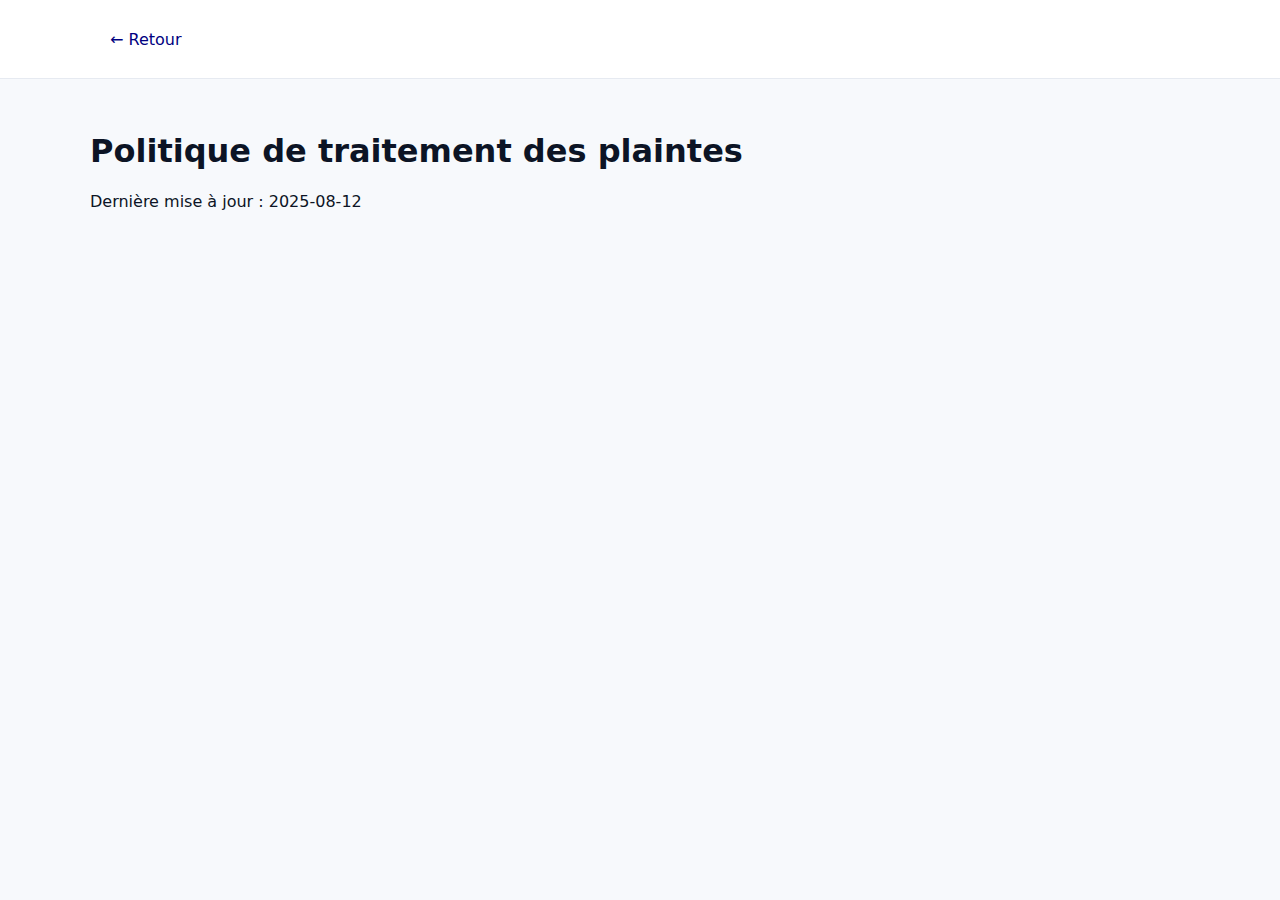
<file: complaints.html>
<!DOCTYPE html><html lang="fr-CA"><head><meta charset="utf-8"><meta name="viewport" content="width=device-width, initial-scale=1"><title>Traitement des plaintes</title><link rel="stylesheet" href="styles.css"></head><body><header class="site-header"><div class="container header-inner"><a class="brand" href="index.html">← Retour</a></div></header><section class="container" style="padding:32px 0"><h1>Politique de traitement des plaintes</h1><p>Dernière mise à jour : 2025-08-12</p></section></body></html>
</file>
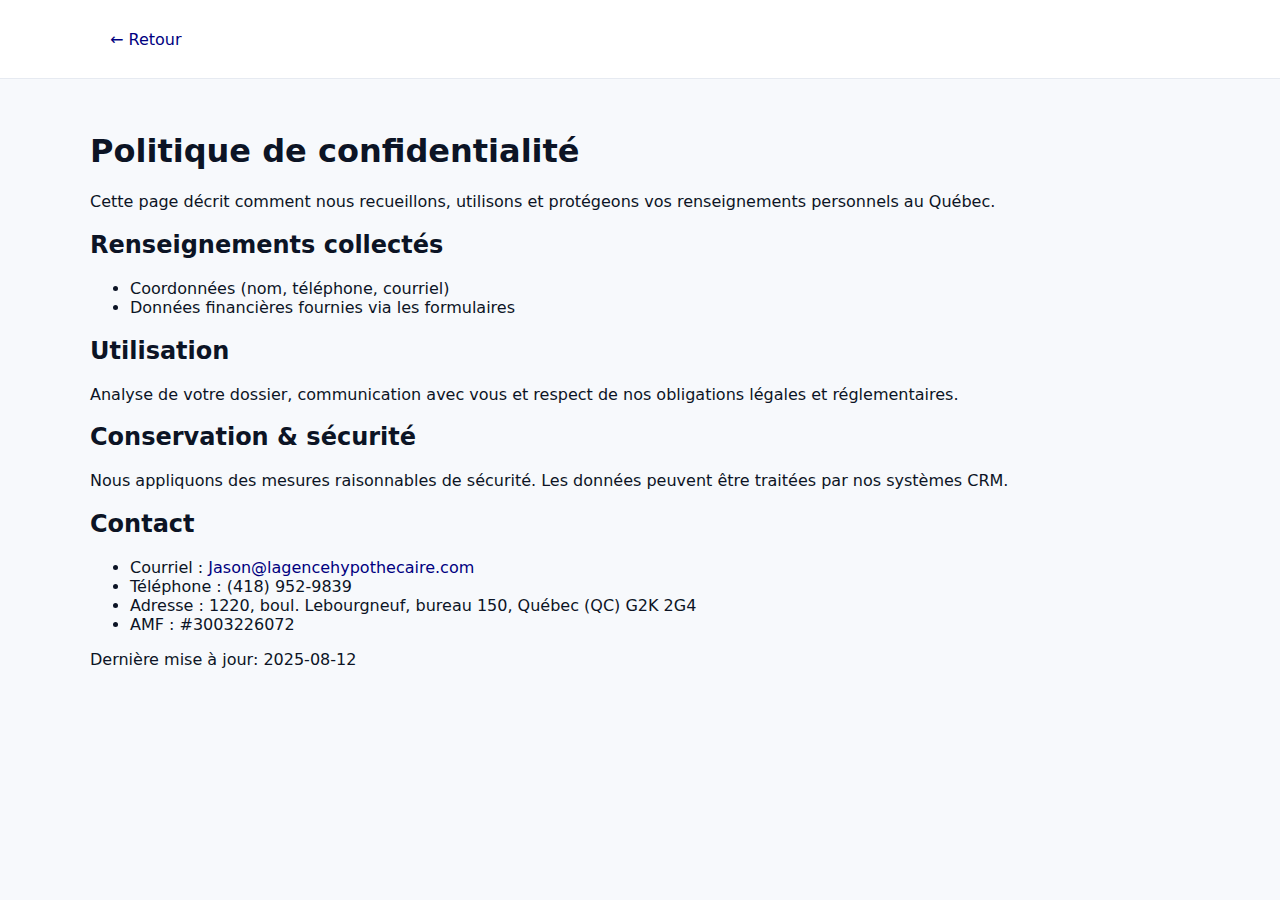
<file: privacy.html>
<!DOCTYPE html>
<html lang="fr-CA"><head>
<meta charset="utf-8"><meta name="viewport" content="width=device-width, initial-scale=1">
<title>Confidentialité — L’Agence Hypothécaire</title>
<link rel="stylesheet" href="styles.css">
</head><body>
<header class="site-header"><div class="container header-inner">
  <a class="brand" href="index.html">← Retour</a>
</div></header>
<section class="container" style="padding:32px 0">
  <h1>Politique de confidentialité</h1>
  <p>Cette page décrit comment nous recueillons, utilisons et protégeons vos renseignements personnels au Québec.</p>
  <h2>Renseignements collectés</h2>
  <ul><li>Coordonnées (nom, téléphone, courriel)</li><li>Données financières fournies via les formulaires</li></ul>
  <h2>Utilisation</h2>
  <p>Analyse de votre dossier, communication avec vous et respect de nos obligations légales et réglementaires.</p>
  <h2>Conservation & sécurité</h2>
  <p>Nous appliquons des mesures raisonnables de sécurité. Les données peuvent être traitées par nos systèmes CRM.</p>
  <h2>Contact</h2>
  <ul>
    <li>Courriel : <a href="mailto:Jason@lagencehypothecaire.com">Jason@lagencehypothecaire.com</a></li>
    <li>Téléphone : (418) 952‑9839</li>
    <li>Adresse : 1220, boul. Lebourgneuf, bureau 150, Québec (QC) G2K 2G4</li>
    <li>AMF : #3003226072</li>
  </ul>
  <p class="small">Dernière mise à jour: 2025-08-12</p>
</section>
</body></html>
</file>
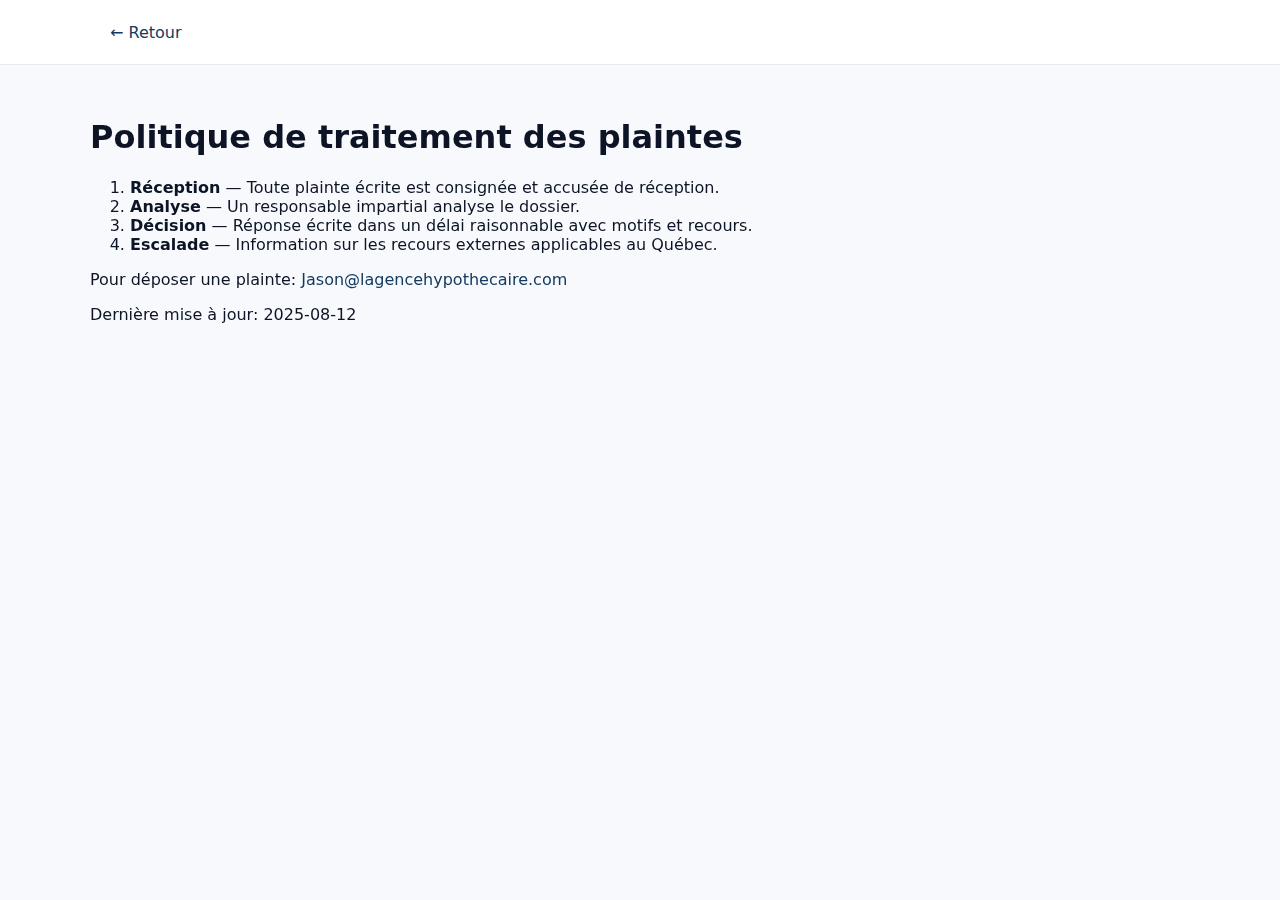
<file: lagence-hypothecaire-v4-uxfix/complaints.html>
<!DOCTYPE html>
<html lang="fr-CA"><head>
<meta charset="utf-8"><meta name="viewport" content="width=device-width, initial-scale=1">
<title>Traitement des plaintes — L’Agence Hypothécaire</title>
<link rel="stylesheet" href="styles.css">
</head><body>
<header class="site-header"><div class="container header-inner">
  <a class="brand" href="index.html">← Retour</a>
</div></header>
<section class="container" style="padding:32px 0">
  <h1>Politique de traitement des plaintes</h1>
  <ol>
    <li><strong>Réception</strong> — Toute plainte écrite est consignée et accusée de réception.</li>
    <li><strong>Analyse</strong> — Un responsable impartial analyse le dossier.</li>
    <li><strong>Décision</strong> — Réponse écrite dans un délai raisonnable avec motifs et recours.</li>
    <li><strong>Escalade</strong> — Information sur les recours externes applicables au Québec.</li>
  </ol>
  <p>Pour déposer une plainte: <a href="mailto:Jason@lagencehypothecaire.com">Jason@lagencehypothecaire.com</a></p>
  <p class="small">Dernière mise à jour: 2025-08-12</p>
</section>
</body></html>
</file>
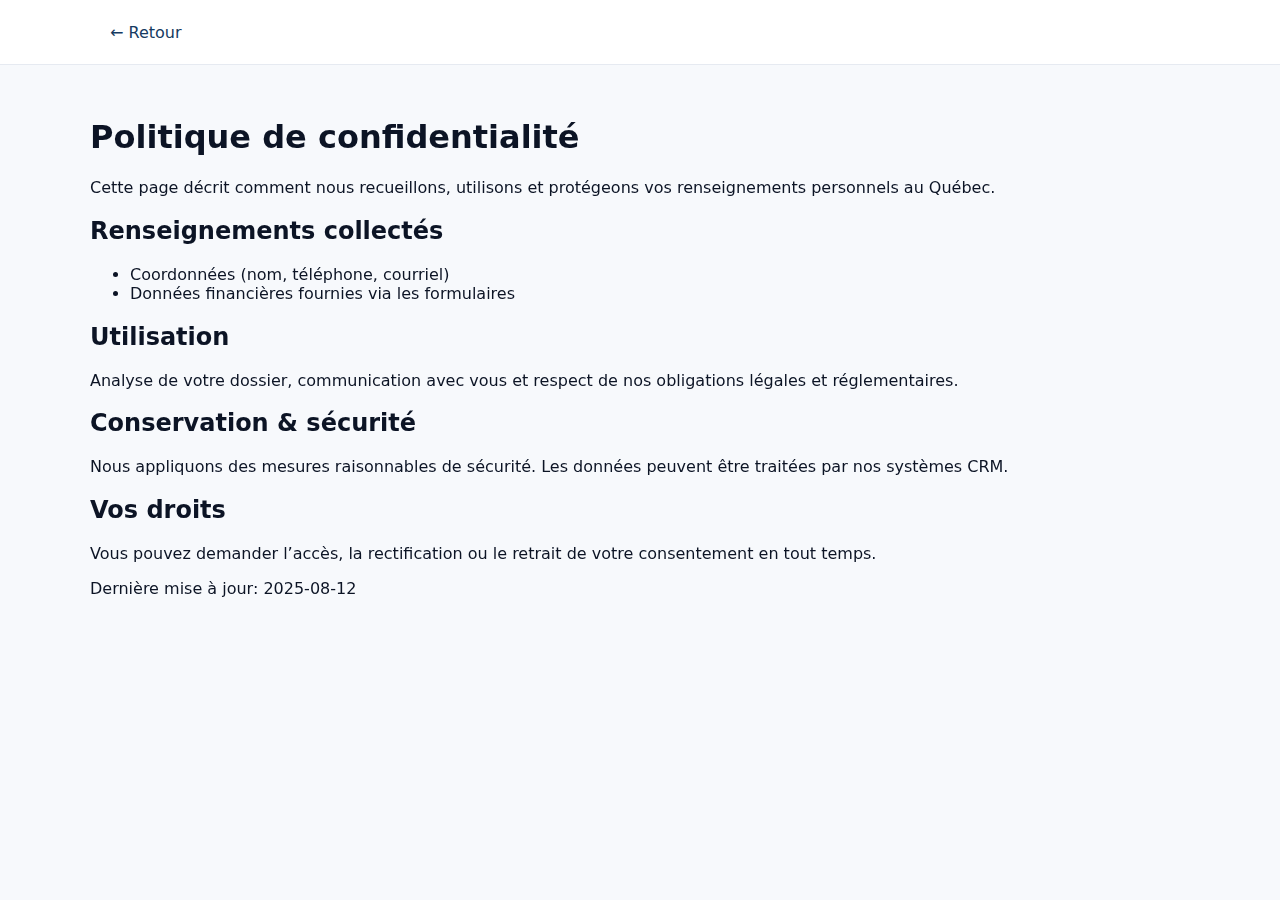
<file: lagence-hypothecaire-v4-uxfix/privacy.html>
<!DOCTYPE html>
<html lang="fr-CA"><head>
<meta charset="utf-8"><meta name="viewport" content="width=device-width, initial-scale=1">
<title>Confidentialité — L’Agence Hypothécaire</title>
<link rel="stylesheet" href="styles.css">
</head><body>
<header class="site-header"><div class="container header-inner">
  <a class="brand" href="index.html">← Retour</a>
</div></header>
<section class="container" style="padding:32px 0">
  <h1>Politique de confidentialité</h1>
  <p>Cette page décrit comment nous recueillons, utilisons et protégeons vos renseignements personnels au Québec.</p>
  <h2>Renseignements collectés</h2>
  <ul><li>Coordonnées (nom, téléphone, courriel)</li><li>Données financières fournies via les formulaires</li></ul>
  <h2>Utilisation</h2>
  <p>Analyse de votre dossier, communication avec vous et respect de nos obligations légales et réglementaires.</p>
  <h2>Conservation & sécurité</h2>
  <p>Nous appliquons des mesures raisonnables de sécurité. Les données peuvent être traitées par nos systèmes CRM.</p>
  <h2>Vos droits</h2>
  <p>Vous pouvez demander l’accès, la rectification ou le retrait de votre consentement en tout temps.</p>
  <p class="small">Dernière mise à jour: 2025-08-12</p>
</section>
</body></html>
</file>
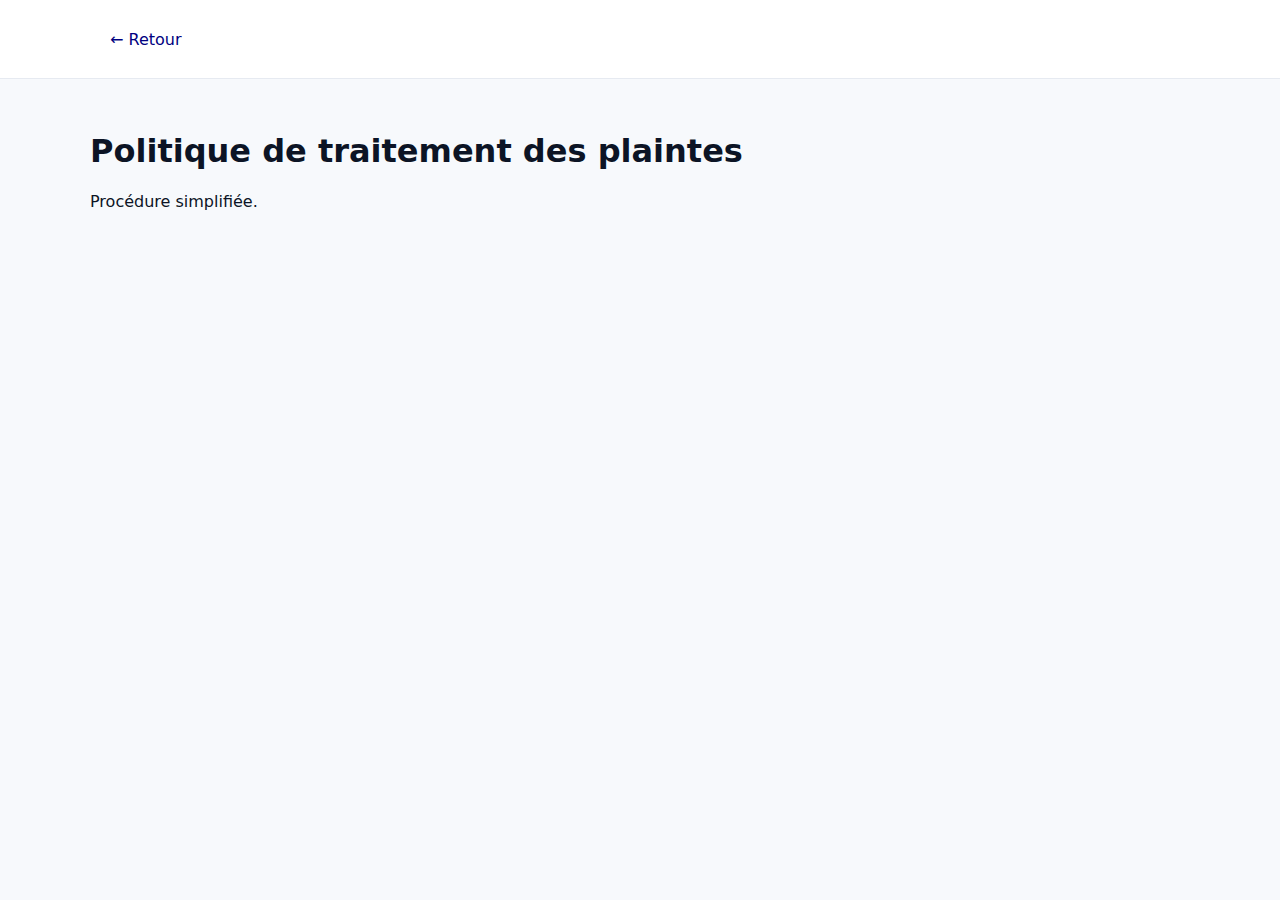
<file: theme-cards/complaints.html>
<!DOCTYPE html><html><head><meta charset='utf-8'><meta name='viewport' content='width=device-width, initial-scale=1'><title>Traitement des plaintes</title><link rel='stylesheet' href='styles.css'></head><body><header class='site-header'><div class='container header-inner'><a class='brand' href='index.html'>← Retour</a></div></header><section class='container' style='padding:32px 0'><h1>Politique de traitement des plaintes</h1><p>Procédure simplifiée.</p></section></body></html>
</file>
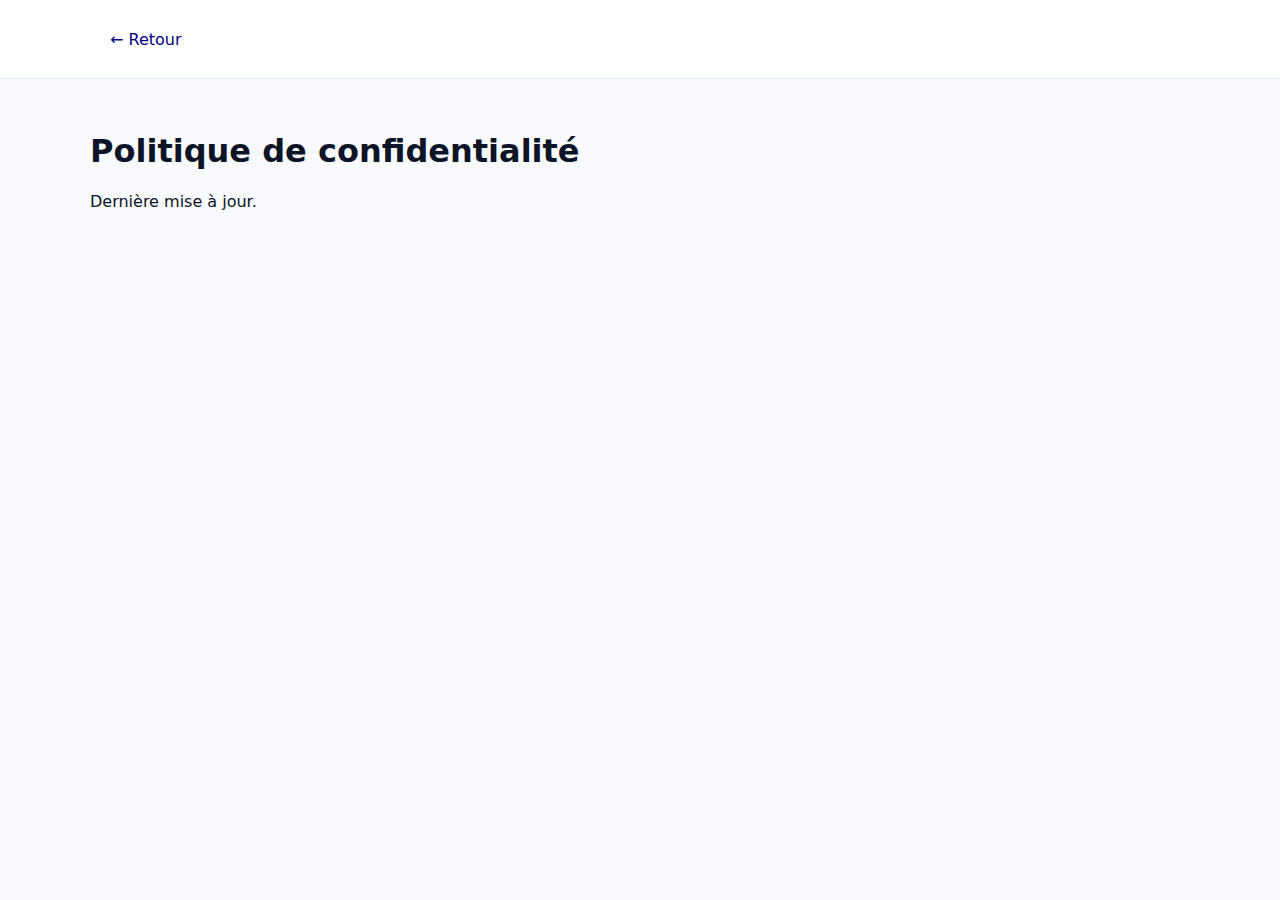
<file: theme-cards/privacy.html>
<!DOCTYPE html><html><head><meta charset='utf-8'><meta name='viewport' content='width=device-width, initial-scale=1'><title>Confidentialité</title><link rel='stylesheet' href='styles.css'></head><body><header class='site-header'><div class='container header-inner'><a class='brand' href='index.html'>← Retour</a></div></header><section class='container' style='padding:32px 0'><h1>Politique de confidentialité</h1><p>Dernière mise à jour.</p></section></body></html>
</file>
<file: theme-cards/styles.css>
*{box-sizing:border-box}body{margin:0;font-family:Inter,system-ui,-apple-system,Segoe UI,Roboto,Arial,sans-serif;color:#0c1425;background:#f7f9fc}
:root{--bg:#f7f9fc;--text:#0c1425;--muted:#6c7382;--brand:#000080;--brand-2:#000080;--card:#fff;--line:#e6eaf1;--shadow:0 10px 30px rgba(16,24,40,.08)}
a{color:var(--brand);text-decoration:none}
.container{max-width:1100px;margin:0 auto;padding:0 20px}
.site-header{position:sticky;top:0;background:#fff;border-bottom:1px solid var(--line);z-index:1000}
.header-inner{display:flex;align-items:center;justify-content:space-between;height:78px}
.menu-toggle{display:none;background:transparent;border:1px solid var(--line);border-radius:8px;padding:8px 10px;font-size:18px;cursor:pointer}
#site-nav{display:flex;align-items:center;gap:14px}#site-nav a{white-space:nowrap}
@media(max-width:900px){.menu-toggle{display:inline-flex}#site-nav{position:absolute;top:78px;right:0;left:0;background:#fff;border-bottom:1px solid var(--line);flex-direction:column;align-items:flex-start;padding:12px 20px;display:none}#site-nav.nav--open{display:flex}}
.btn{display:inline-flex;align-items:center;justify-content:center;padding:10px 16px;border-radius:10px;border:2px solid transparent;font-weight:700}
.btn-primary{background:var(--brand);color:#fff;border-color:var(--brand)}.btn-primary:hover{opacity:.93}
.btn-outline{border-color:var(--brand);color:var(--brand);background:transparent}
.btn-ghost{border-color:var(--line);color:var(--text);background:transparent}
.hero{background:linear-gradient(180deg,#eef3ff,transparent);padding:56px 0 20px}
.hero-inner{display:grid;grid-template-columns:1.1fr .9fr;gap:28px;align-items:center}
.hero h1{font-size:clamp(28px,3.4vw,42px);line-height:1.15;margin:0 0 8px}
.hero p{font-size:18px;color:var(--muted)}
#open-quiz.btn-primary{font-size:18px;padding:14px 22px}
.cta-row{display:flex;gap:12px;margin:18px 0;flex-wrap:wrap}
.benefits{list-style:disc;margin:12px 0 0 18px;color:var(--muted)}
.hero-art{display:flex;justify-content:center}
.hero-card{background:var(--card);border:1px solid var(--line);border-radius:16px;box-shadow:var(--shadow);padding:20px;min-width:300px;text-align:center}
.hero-card-line{height:10px;background:#e9eef9;border-radius:6px;margin:8px 0}
.hero-card-badge{display:inline-block;background:#e6ebff;color:#000080;border:1px solid #cfd8ff;padding:4px 8px;border-radius:999px;font-size:12px;margin-top:4px}
.hero-saving{display:block;font-size:36px;margin:8px 0}
section{padding:56px 0}
.grid-3{display:grid;grid-template-columns:repeat(3,1fr);gap:16px}
.card{background:#fff;border:1px solid var(--line);border-radius:14px;box-shadow:var(--shadow);padding:16px}
.team-grid{display:grid;grid-template-columns:repeat(2,1fr);gap:28px}
.team-card{background:#fff;border:1px solid var(--line);border-radius:16px;box-shadow:var(--shadow);padding:18px;display:flex;flex-direction:column;gap:10px}
.team-head{display:flex;align-items:center;gap:16px}
.team-photo-wrap{width:160px;height:160px;border-radius:16px;overflow:hidden;border:1px solid var(--line);background:#f2f5fa;display:flex;align-items:center;justify-content:center}
.team-photo{width:100%;height:100%;object-fit:cover;object-position:center top}
.team-photo-wrap.placeholder{color:var(--muted);font-size:12px}
.pourquoi-courtier .checklist{display:grid;grid-template-columns:1fr 1fr;gap:12px;padding-left:0;list-style:none}
.pourquoi-courtier .checklist li{background:#fff;border:1px solid var(--line);border-radius:12px;padding:12px}
.partners .partner h3{margin-bottom:6px}
ul.mini{margin:8px 0 0 18px;color:var(--muted)}
.partners.grid-3{display:grid;grid-template-columns:repeat(3,1fr);gap:16px}
.contact .split{display:grid;grid-template-columns:1.1fr .9fr;gap:24px;align-items:center}
.contact .form input,.contact .form textarea{width:100%;padding:10px;border:1px solid var(--line);border-radius:8px}
.site-footer{border-top:1px solid var(--line);background:#fff;padding:18px 0}
.footer-inner{display:flex;align-items:center;justify-content:space-between}
dialog{border:none;border-radius:16px;box-shadow:var(--shadow);padding:0;width:min(700px,95vw)}
.modal{padding:20px}.modal-close{position:absolute;top:6px;right:10px;background:transparent;border:none;font-size:22px;cursor:pointer}
@media(max-width:900px){.hero-inner,.contact .split{grid-template-columns:1fr}.grid-3,.pourquoi-courtier .checklist,.partners.grid-3{grid-template-columns:1fr}.team-grid{grid-template-columns:1fr}}

.card, .team-card, .partner{transition:transform .18s ease, box-shadow .18s ease}
.card:hover, .team-card:hover, .partner:hover{transform:translateY(-3px);box-shadow:0 16px 40px rgba(16,24,40,.12)}
.team-photo-wrap{position:relative;overflow:hidden}
.team-photo-wrap::after{content:"";position:absolute;inset:0;background:linear-gradient(0deg, rgba(0,0,128,.18), rgba(0,0,128,0));mix-blend:multiply}
</file>
<file: theme-onepage/styles.css>
*{box-sizing:border-box}body{margin:0;font-family:Inter,system-ui,-apple-system,Segoe UI,Roboto,Arial,sans-serif;color:#0c1425;background:#f7f9fc}
:root{--bg:#f7f9fc;--text:#0c1425;--muted:#6c7382;--brand:#000080;--brand-2:#000080;--card:#fff;--line:#e6eaf1;--shadow:0 10px 30px rgba(16,24,40,.08)}
a{color:var(--brand);text-decoration:none}
.container{max-width:1100px;margin:0 auto;padding:0 20px}
.site-header{position:sticky;top:0;background:#fff;border-bottom:1px solid var(--line);z-index:1000}
.header-inner{display:flex;align-items:center;justify-content:space-between;height:78px}
.menu-toggle{display:none;background:transparent;border:1px solid var(--line);border-radius:8px;padding:8px 10px;font-size:18px;cursor:pointer}
#site-nav{display:flex;align-items:center;gap:14px}#site-nav a{white-space:nowrap}
@media(max-width:900px){.menu-toggle{display:inline-flex}#site-nav{position:absolute;top:78px;right:0;left:0;background:#fff;border-bottom:1px solid var(--line);flex-direction:column;align-items:flex-start;padding:12px 20px;display:none}#site-nav.nav--open{display:flex}}
.btn{display:inline-flex;align-items:center;justify-content:center;padding:10px 16px;border-radius:10px;border:2px solid transparent;font-weight:700}
.btn-primary{background:var(--brand);color:#fff;border-color:var(--brand)}.btn-primary:hover{opacity:.93}
.btn-outline{border-color:var(--brand);color:var(--brand);background:transparent}
.btn-ghost{border-color:var(--line);color:var(--text);background:transparent}
.hero{background:linear-gradient(180deg,#eef3ff,transparent);padding:56px 0 20px}
.hero-inner{display:grid;grid-template-columns:1.1fr .9fr;gap:28px;align-items:center}
.hero h1{font-size:clamp(28px,3.4vw,42px);line-height:1.15;margin:0 0 8px}
.hero p{font-size:18px;color:var(--muted)}
#open-quiz.btn-primary{font-size:18px;padding:14px 22px}
.cta-row{display:flex;gap:12px;margin:18px 0;flex-wrap:wrap}
.benefits{list-style:disc;margin:12px 0 0 18px;color:var(--muted)}
.hero-art{display:flex;justify-content:center}
.hero-card{background:var(--card);border:1px solid var(--line);border-radius:16px;box-shadow:var(--shadow);padding:20px;min-width:300px;text-align:center}
.hero-card-line{height:10px;background:#e9eef9;border-radius:6px;margin:8px 0}
.hero-card-badge{display:inline-block;background:#e6ebff;color:#000080;border:1px solid #cfd8ff;padding:4px 8px;border-radius:999px;font-size:12px;margin-top:4px}
.hero-saving{display:block;font-size:36px;margin:8px 0}
section{padding:56px 0}
.grid-3{display:grid;grid-template-columns:repeat(3,1fr);gap:16px}
.card{background:#fff;border:1px solid var(--line);border-radius:14px;box-shadow:var(--shadow);padding:16px}
.team-grid{display:grid;grid-template-columns:repeat(2,1fr);gap:28px}
.team-card{background:#fff;border:1px solid var(--line);border-radius:16px;box-shadow:var(--shadow);padding:18px;display:flex;flex-direction:column;gap:10px}
.team-head{display:flex;align-items:center;gap:16px}
.team-photo-wrap{width:160px;height:160px;border-radius:16px;overflow:hidden;border:1px solid var(--line);background:#f2f5fa;display:flex;align-items:center;justify-content:center}
.team-photo{width:100%;height:100%;object-fit:cover;object-position:center top}
.team-photo-wrap.placeholder{color:var(--muted);font-size:12px}
.pourquoi-courtier .checklist{display:grid;grid-template-columns:1fr 1fr;gap:12px;padding-left:0;list-style:none}
.pourquoi-courtier .checklist li{background:#fff;border:1px solid var(--line);border-radius:12px;padding:12px}
.partners .partner h3{margin-bottom:6px}
ul.mini{margin:8px 0 0 18px;color:var(--muted)}
.partners.grid-3{display:grid;grid-template-columns:repeat(3,1fr);gap:16px}
.contact .split{display:grid;grid-template-columns:1.1fr .9fr;gap:24px;align-items:center}
.contact .form input,.contact .form textarea{width:100%;padding:10px;border:1px solid var(--line);border-radius:8px}
.site-footer{border-top:1px solid var(--line);background:#fff;padding:18px 0}
.footer-inner{display:flex;align-items:center;justify-content:space-between}
dialog{border:none;border-radius:16px;box-shadow:var(--shadow);padding:0;width:min(700px,95vw)}
.modal{padding:20px}.modal-close{position:absolute;top:6px;right:10px;background:transparent;border:none;font-size:22px;cursor:pointer}
@media(max-width:900px){.hero-inner,.contact .split{grid-template-columns:1fr}.grid-3,.pourquoi-courtier .checklist,.partners.grid-3{grid-template-columns:1fr}.team-grid{grid-template-columns:1fr}}

.reveal{opacity:0;transform:translateY(14px);transition:opacity .5s ease, transform .5s ease}
.reveal.is-visible{opacity:1;transform:none}
.sticky-cta{position:sticky;bottom:0;background:#000080;color:#fff;display:none;z-index:999;border-top:1px solid rgba(255,255,255,.2)}
.sticky-cta a{display:block;text-align:center;padding:12px 16px;color:#fff;font-weight:700}
@media(max-width:900px){.sticky-cta{display:block}}
</file>
<file: theme-tabs/styles.css>
*{box-sizing:border-box}body{margin:0;font-family:Inter,system-ui,-apple-system,Segoe UI,Roboto,Arial,sans-serif;color:#0c1425;background:#f7f9fc}
:root{--bg:#f7f9fc;--text:#0c1425;--muted:#6c7382;--brand:#000080;--brand-2:#000080;--card:#fff;--line:#e6eaf1;--shadow:0 10px 30px rgba(16,24,40,.08)}
a{color:var(--brand);text-decoration:none}
.container{max-width:1100px;margin:0 auto;padding:0 20px}
.site-header{position:sticky;top:0;background:#fff;border-bottom:1px solid var(--line);z-index:1000}
.header-inner{display:flex;align-items:center;justify-content:space-between;height:78px}
.menu-toggle{display:none;background:transparent;border:1px solid var(--line);border-radius:8px;padding:8px 10px;font-size:18px;cursor:pointer}
#site-nav{display:flex;align-items:center;gap:14px}#site-nav a{white-space:nowrap}
@media(max-width:900px){.menu-toggle{display:inline-flex}#site-nav{position:absolute;top:78px;right:0;left:0;background:#fff;border-bottom:1px solid var(--line);flex-direction:column;align-items:flex-start;padding:12px 20px;display:none}#site-nav.nav--open{display:flex}}
.btn{display:inline-flex;align-items:center;justify-content:center;padding:10px 16px;border-radius:10px;border:2px solid transparent;font-weight:700}
.btn-primary{background:var(--brand);color:#fff;border-color:var(--brand)}.btn-primary:hover{opacity:.93}
.btn-outline{border-color:var(--brand);color:var(--brand);background:transparent}
.btn-ghost{border-color:var(--line);color:var(--text);background:transparent}
.hero{background:linear-gradient(180deg,#eef3ff,transparent);padding:56px 0 20px}
.hero-inner{display:grid;grid-template-columns:1.1fr .9fr;gap:28px;align-items:center}
.hero h1{font-size:clamp(28px,3.4vw,42px);line-height:1.15;margin:0 0 8px}
.hero p{font-size:18px;color:var(--muted)}
#open-quiz.btn-primary{font-size:18px;padding:14px 22px}
.cta-row{display:flex;gap:12px;margin:18px 0;flex-wrap:wrap}
.benefits{list-style:disc;margin:12px 0 0 18px;color:var(--muted)}
.hero-art{display:flex;justify-content:center}
.hero-card{background:var(--card);border:1px solid var(--line);border-radius:16px;box-shadow:var(--shadow);padding:20px;min-width:300px;text-align:center}
.hero-card-line{height:10px;background:#e9eef9;border-radius:6px;margin:8px 0}
.hero-card-badge{display:inline-block;background:#e6ebff;color:#000080;border:1px solid #cfd8ff;padding:4px 8px;border-radius:999px;font-size:12px;margin-top:4px}
.hero-saving{display:block;font-size:36px;margin:8px 0}
section{padding:56px 0}
.grid-3{display:grid;grid-template-columns:repeat(3,1fr);gap:16px}
.card{background:#fff;border:1px solid var(--line);border-radius:14px;box-shadow:var(--shadow);padding:16px}
.team-grid{display:grid;grid-template-columns:repeat(2,1fr);gap:28px}
.team-card{background:#fff;border:1px solid var(--line);border-radius:16px;box-shadow:var(--shadow);padding:18px;display:flex;flex-direction:column;gap:10px}
.team-head{display:flex;align-items:center;gap:16px}
.team-photo-wrap{width:160px;height:160px;border-radius:16px;overflow:hidden;border:1px solid var(--line);background:#f2f5fa;display:flex;align-items:center;justify-content:center}
.team-photo{width:100%;height:100%;object-fit:cover;object-position:center top}
.team-photo-wrap.placeholder{color:var(--muted);font-size:12px}
.pourquoi-courtier .checklist{display:grid;grid-template-columns:1fr 1fr;gap:12px;padding-left:0;list-style:none}
.pourquoi-courtier .checklist li{background:#fff;border:1px solid var(--line);border-radius:12px;padding:12px}
.partners .partner h3{margin-bottom:6px}
ul.mini{margin:8px 0 0 18px;color:var(--muted)}
.partners.grid-3{display:grid;grid-template-columns:repeat(3,1fr);gap:16px}
.contact .split{display:grid;grid-template-columns:1.1fr .9fr;gap:24px;align-items:center}
.contact .form input,.contact .form textarea{width:100%;padding:10px;border:1px solid var(--line);border-radius:8px}
.site-footer{border-top:1px solid var(--line);background:#fff;padding:18px 0}
.footer-inner{display:flex;align-items:center;justify-content:space-between}
dialog{border:none;border-radius:16px;box-shadow:var(--shadow);padding:0;width:min(700px,95vw)}
.modal{padding:20px}.modal-close{position:absolute;top:6px;right:10px;background:transparent;border:none;font-size:22px;cursor:pointer}
@media(max-width:900px){.hero-inner,.contact .split{grid-template-columns:1fr}.grid-3,.pourquoi-courtier .checklist,.partners.grid-3{grid-template-columns:1fr}.team-grid{grid-template-columns:1fr}}

.tabs{margin-top:12px}
.tablist{display:flex;gap:8px;flex-wrap:wrap}
.tab{padding:10px 14px;border:1px solid var(--line);border-radius:8px;background:#fff;font-weight:700;cursor:pointer}
.tab.is-active{border-color:var(--brand);color:#fff;background:var(--brand)}
.tabpanel{margin-top:12px}
</file>
<file: styles.css>
/* Reset & tokens */
*{box-sizing:border-box}body{margin:0;font-family:Inter,system-ui,-apple-system,Segoe UI,Roboto,Arial,sans-serif;color:#0c1425;background:#f7f9fc}
:root{--bg:#f7f9fc;--text:#0c1425;--muted:#6c7382;--brand:#000080;--brand-2:#000080;--card:#fff;--line:#e6eaf1;--shadow:0 10px 30px rgba(16,24,40,.08)}
a{color:var(--brand);text-decoration:none}
.container{max-width:1100px;margin:0 auto;padding:0 20px}

/* Header */
.site-header{position:sticky;top:0;background:#fff;border-bottom:1px solid var(--line);z-index:1000}
.header-inner{display:flex;align-items:center;justify-content:space-between;height:78px}
.menu-toggle{display:none;background:transparent;border:1px solid var(--line);border-radius:8px;padding:8px 10px;font-size:18px;cursor:pointer}
#site-nav{display:flex;align-items:center;gap:14px}
#site-nav a{white-space:nowrap}
@media(max-width:900px){.menu-toggle{display:inline-flex}#site-nav{position:absolute;top:78px;right:0;left:0;background:#fff;border-bottom:1px solid var(--line);flex-direction:column;align-items:flex-start;padding:12px 20px;display:none}#site-nav.nav--open{display:flex}}

/* Buttons */
.btn{display:inline-flex;align-items:center;justify-content:center;padding:10px 16px;border-radius:10px;border:2px solid transparent;font-weight:700}
.btn-primary{background:var(--brand);color:#fff;border-color:var(--brand)}
.btn-primary:hover{opacity:.93}
.btn-outline{border-color:var(--brand);color:var(--brand);background:transparent}
.btn-ghost{border-color:var(--line);color:var(--text);background:transparent}

/* Hero */
.hero{background:linear-gradient(180deg,#eef3ff,transparent);padding:56px 0 20px}
.hero-inner{display:grid;grid-template-columns:1.1fr .9fr;gap:28px;align-items:center}
.hero h1{font-size:clamp(28px,3.4vw,42px);line-height:1.15;margin:0 0 8px}
.hero p{font-size:18px;color:var(--muted)}
#open-quiz.btn-primary{font-size:18px;padding:14px 22px}
.cta-row{display:flex;gap:12px;margin:18px 0;flex-wrap:wrap}
.benefits{list-style:disc;margin:12px 0 0 18px;color:var(--muted)}
.hero-art{display:flex;justify-content:center}
.hero-card{background:var(--card);border:1px solid var(--line);border-radius:16px;box-shadow:var(--shadow);padding:20px;min-width:300px;text-align:center}
.hero-card-line{height:10px;background:#e9eef9;border-radius:6px;margin:8px 0}
.hero-card-badge{display:inline-block;background:#e6ebff;color:#000080;border:1px solid #cfd8ff;padding:4px 8px;border-radius:999px;font-size:12px;margin-top:4px}
.hero-saving{display:block;font-size:36px;margin:8px 0}

/* Sections */
section{padding:56px 0}
.grid-3{display:grid;grid-template-columns:repeat(3,1fr);gap:16px}
.card{background:#fff;border:1px solid var(--line);border-radius:14px;box-shadow:var(--shadow);padding:16px}

/* Team */
.team-grid{display:grid;grid-template-columns:repeat(2,1fr);gap:28px}
.team-card{background:#fff;border:1px solid var(--line);border-radius:16px;box-shadow:var(--shadow);padding:18px;display:flex;flex-direction:column;gap:10px}
.team-head{display:flex;align-items:center;gap:16px}
.team-photo-wrap{width:160px;height:160px;border-radius:16px;overflow:hidden;border:1px solid var(--line);background:#f2f5fa;display:flex;align-items:center;justify-content:center}
.team-photo{width:100%;height:100%;object-fit:cover;object-position:center top}
.team-photo-wrap.placeholder{color:var(--muted);font-size:12px}

/* Pourquoi courtier */
.pourquoi-courtier .checklist{display:grid;grid-template-columns:1fr 1fr;gap:12px;padding-left:0;list-style:none}
.pourquoi-courtier .checklist li{background:#fff;border:1px solid var(--line);border-radius:12px;padding:12px}

/* Partners */
.partners .partner h3{margin-bottom:6px}
ul.mini{margin:8px 0 0 18px;color:var(--muted)}
.partners.grid-3{display:grid;grid-template-columns:repeat(3,1fr);gap:16px}

/* Contact */
.contact .split{display:grid;grid-template-columns:1.1fr .9fr;gap:24px;align-items:center}
.contact .form input,.contact .form textarea{width:100%;padding:10px;border:1px solid var(--line);border-radius:8px}

/* Footer */
.site-footer{border-top:1px solid var(--line);background:#fff;padding:18px 0}
.footer-inner{display:flex;align-items:center;justify-content:space-between}

/* Modal */
dialog{border:none;border-radius:16px;box-shadow:var(--shadow);padding:0;width:min(700px,95vw)}
.modal{padding:20px}
.modal-close{position:absolute;top:6px;right:10px;background:transparent;border:none;font-size:22px;cursor:pointer}

/* Responsive */
@media(max-width:900px){
  .hero-inner,.contact .split{grid-template-columns:1fr}
  .grid-3,.pourquoi-courtier .checklist,.partners.grid-3{grid-template-columns:1fr}
  .team-grid{grid-template-columns:1fr}
}
</file>
<file: lagence-hypothecaire-v4-uxfix/styles.css>
/* Basic Reset & Tokens */
*{box-sizing:border-box}body{margin:0;font-family:Inter,system-ui,-apple-system,Segoe UI,Roboto,Arial,sans-serif;color:#0c1425;background:#f7f9fc}
:root{
  --bg:#f7f9fc;
  --text:#0c1425;
  --muted:#6c7382;
  --brand:#153A61;
  --brand-2:#0A7AC4;
  --card:#ffffff;
  --line:#e6eaf1;
  --shadow:0 10px 30px rgba(16,24,40,.08);
}
a{color:var(--brand);text-decoration:none}
.container{max-width:1100px;margin:0 auto;padding:0 20px}

/* Header */
.site-header{position:sticky;top:0;background:#fff;border-bottom:1px solid var(--line);z-index:1000;backdrop-filter:saturate(180%) blur(6px)}
.header-inner{display:flex;align-items:center;justify-content:space-between;height:64px}
.nav a{margin-left:18px}
.menu-toggle{display:none;background:transparent;border:1px solid var(--line);border-radius:8px;padding:8px 10px;font-size:18px;cursor:pointer}
#site-nav{display:flex;align-items:center;gap:14px}
#site-nav a{white-space:nowrap}
@media (max-width:900px){
  .menu-toggle{display:inline-flex}
  #site-nav{position:absolute;top:64px;right:0;left:0;background:#fff;border-bottom:1px solid var(--line);flex-direction:column;align-items:flex-start;padding:12px 20px;display:none}
  #site-nav.nav--open{display:flex}
}

/* Hero */
.hero{background:linear-gradient(180deg,#eef3ff,transparent);padding:56px 0 20px}
.hero-inner{display:grid;grid-template-columns:1.1fr .9fr;gap:28px;align-items:center}
.hero h1{font-size:clamp(28px, 3.4vw, 44px);line-height:1.1;margin:0 0 8px}
.hero p{font-size:18px;color:var(--muted)}
.cta-row{display:flex;gap:12px;margin:18px 0;flex-wrap:wrap}
.benefits{list-style:disc;margin:12px 0 0 18px;color:var(--muted)}
.hero-art{display:flex;justify-content:center}
.hero-card{background:var(--card);border:1px solid var(--line);border-radius:16px;box-shadow:var(--shadow);padding:20px;min-width:290px;text-align:center}
.hero-card-line{height:10px;background:#e9eef9;border-radius:6px;margin:8px 0}
.hero-card-badge{display:inline-block;background:#eefbf5;color:#067a5a;border:1px solid #b7f0db;padding:4px 8px;border-radius:999px;font-size:12px;margin-top:4px}
.hero-saving{display:block;font-size:36px;margin:8px 0}
.hero-photo{max-width:420px;width:100%;height:auto;border-radius:18px;border:1px solid var(--line);box-shadow:var(--shadow);background:#fff}

/* Sections */
section{padding:56px 0}
.trust-inner{text-align:center}
.trust-logos{display:flex;gap:20px;flex-wrap:wrap;justify-content:center;margin-top:10px}
.trust-logos .logo{background:#fff;border:1px solid var(--line);padding:8px 14px;border-radius:10px;color:var(--muted)}

.services .grid-3{display:grid;grid-template-columns:repeat(3,1fr);gap:14px}
.card{background:#fff;border:1px solid var(--line);border-radius:14px;box-shadow:var(--shadow);padding:16px}

.professionnels .pro-grid{display:grid;grid-template-columns:repeat(3,1fr);gap:16px}
.pro-card{background:#fff;border:1px solid var(--line);border-radius:16px;box-shadow:var(--shadow);padding:16px;text-align:center}
.pro-card img{width:120px;height:120px;object-fit:cover;border-radius:50%;border:1px solid var(--line);margin-bottom:10px}

.pourquoi-courtier .checklist{display:grid;grid-template-columns:1fr 1fr;gap:12px;padding-left:0;list-style:none}
.pourquoi-courtier .checklist li{background:#fff;border:1px solid var(--line);border-radius:12px;padding:12px}

.testimonials .grid-2{display:grid;grid-template-columns:1fr 1fr;gap:18px}
blockquote{margin:0;padding:18px;background:#fff;border:1px solid var(--line);border-radius:16px;box-shadow:var(--shadow)}
blockquote p{margin:0 0 6px}
blockquote cite{color:var(--muted);font-style:normal}

.faq details{background:#fff;border:1px solid var(--line);border-radius:12px;padding:12px 16px;margin:10px 0}
.faq summary{cursor:pointer;font-weight:600}

.contact .split{display:grid;grid-template-columns:1.1fr .9fr;gap:24px;align-items:center}
.contact .form input,.contact .form textarea{width:100%;padding:10px;border:1px solid var(--line);border-radius:8px}
.contact .form label{display:block;margin:6px 0}
.thankyou{color:var(--brand-2);font-weight:600;margin-top:10px}

/* Footer */
.site-footer{border-top:1px solid var(--line);background:#fff;padding:18px 0}
.footer-inner{display:flex;align-items:center;justify-content:space-between}

/* Modal (Quiz) */
dialog{border:none;border-radius:16px;box-shadow:var(--shadow);padding:0;width:min(700px,95vw)}
.modal{padding:20px}
.modal-close{position:absolute;top:6px;right:10px;background:transparent;border:none;font-size:22px;cursor:pointer}
.radio-row{display:flex;gap:12px;margin:6px 0}
.dialog-actions{display:flex;justify-content:flex-end;gap:10px;margin-top:12px}
.quiz-result{background:#fff;border:1px solid var(--line);border-radius:12px;padding:12px;margin-top:10px}

/* Responsive */
@media (max-width:900px){
  .hero-inner,.contact .split{grid-template-columns:1fr}
  .services .grid-3{grid-template-columns:1fr}
  .professionnels .pro-grid{grid-template-columns:1fr}
  .pourquoi-courtier .checklist{grid-template-columns:1fr}
  .testimonials .grid-2{grid-template-columns:1fr}
  .nav a{margin-left:12px}
}
</file>
